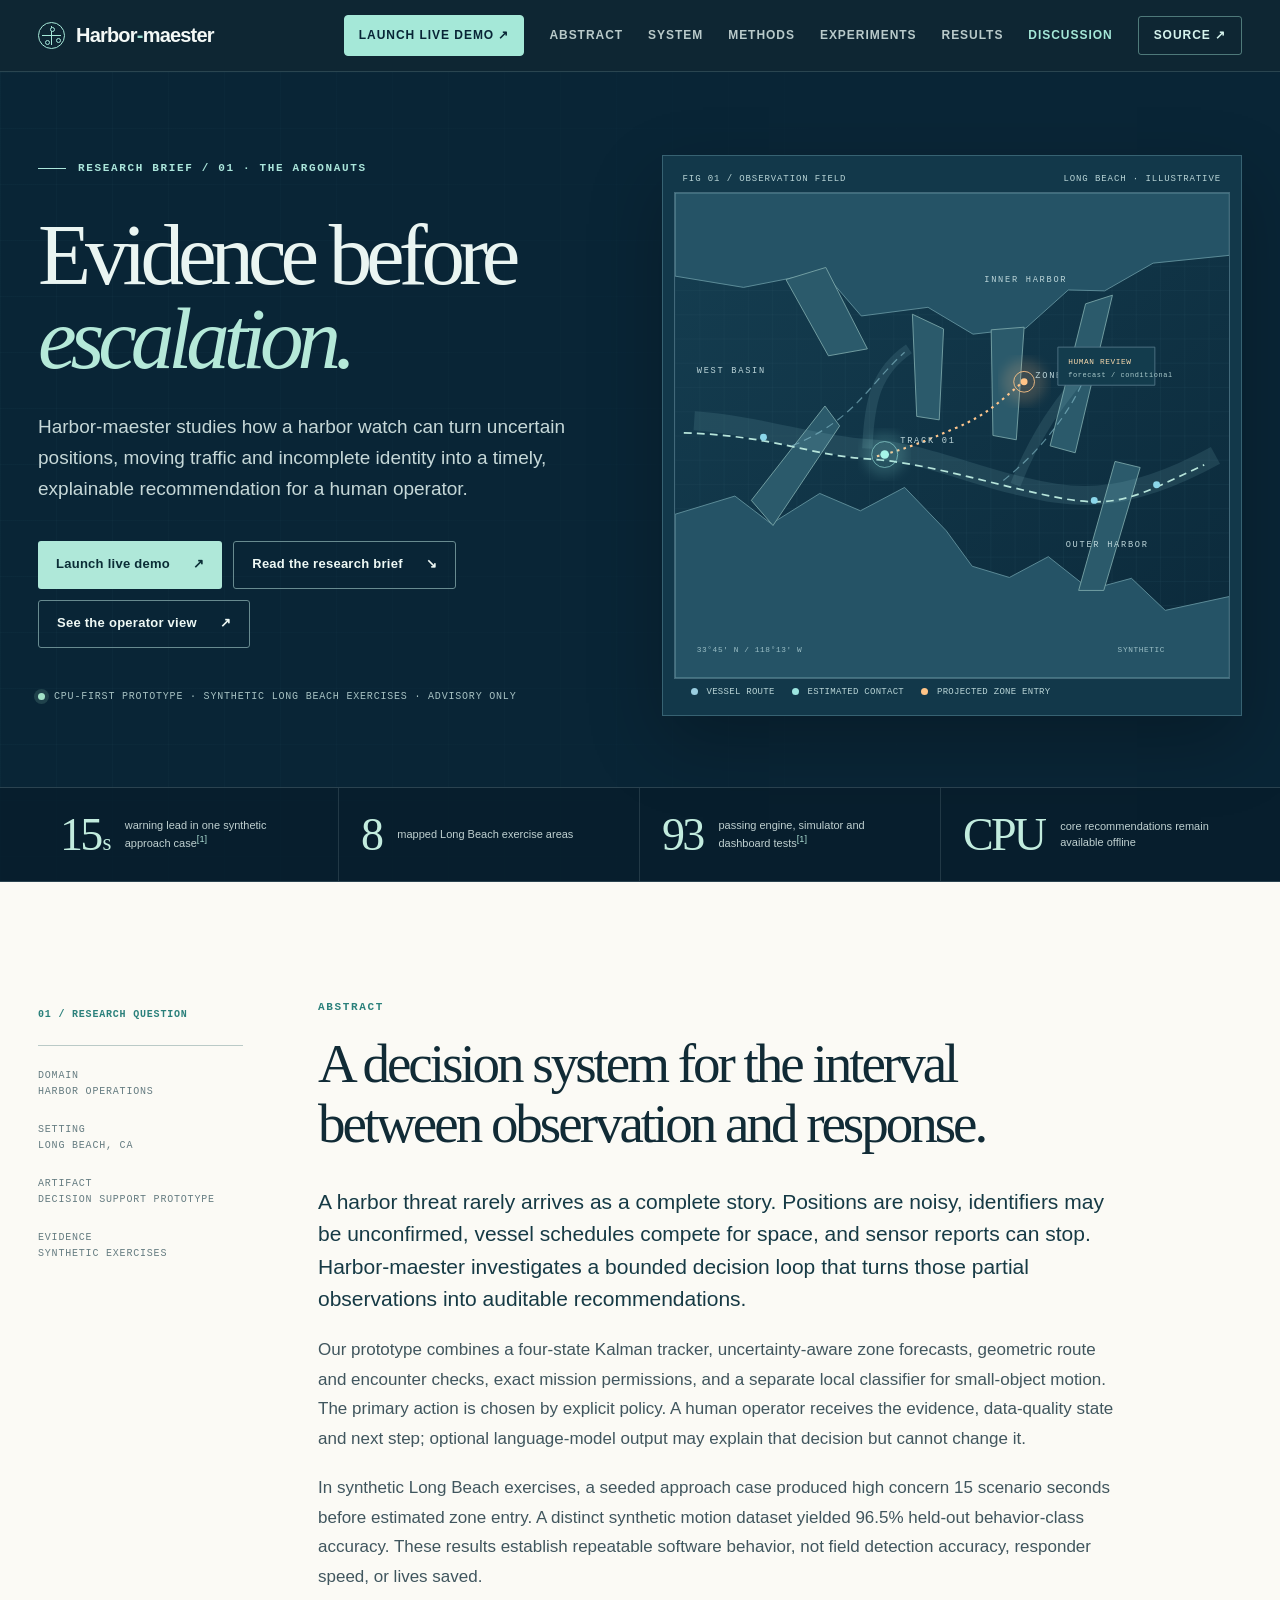
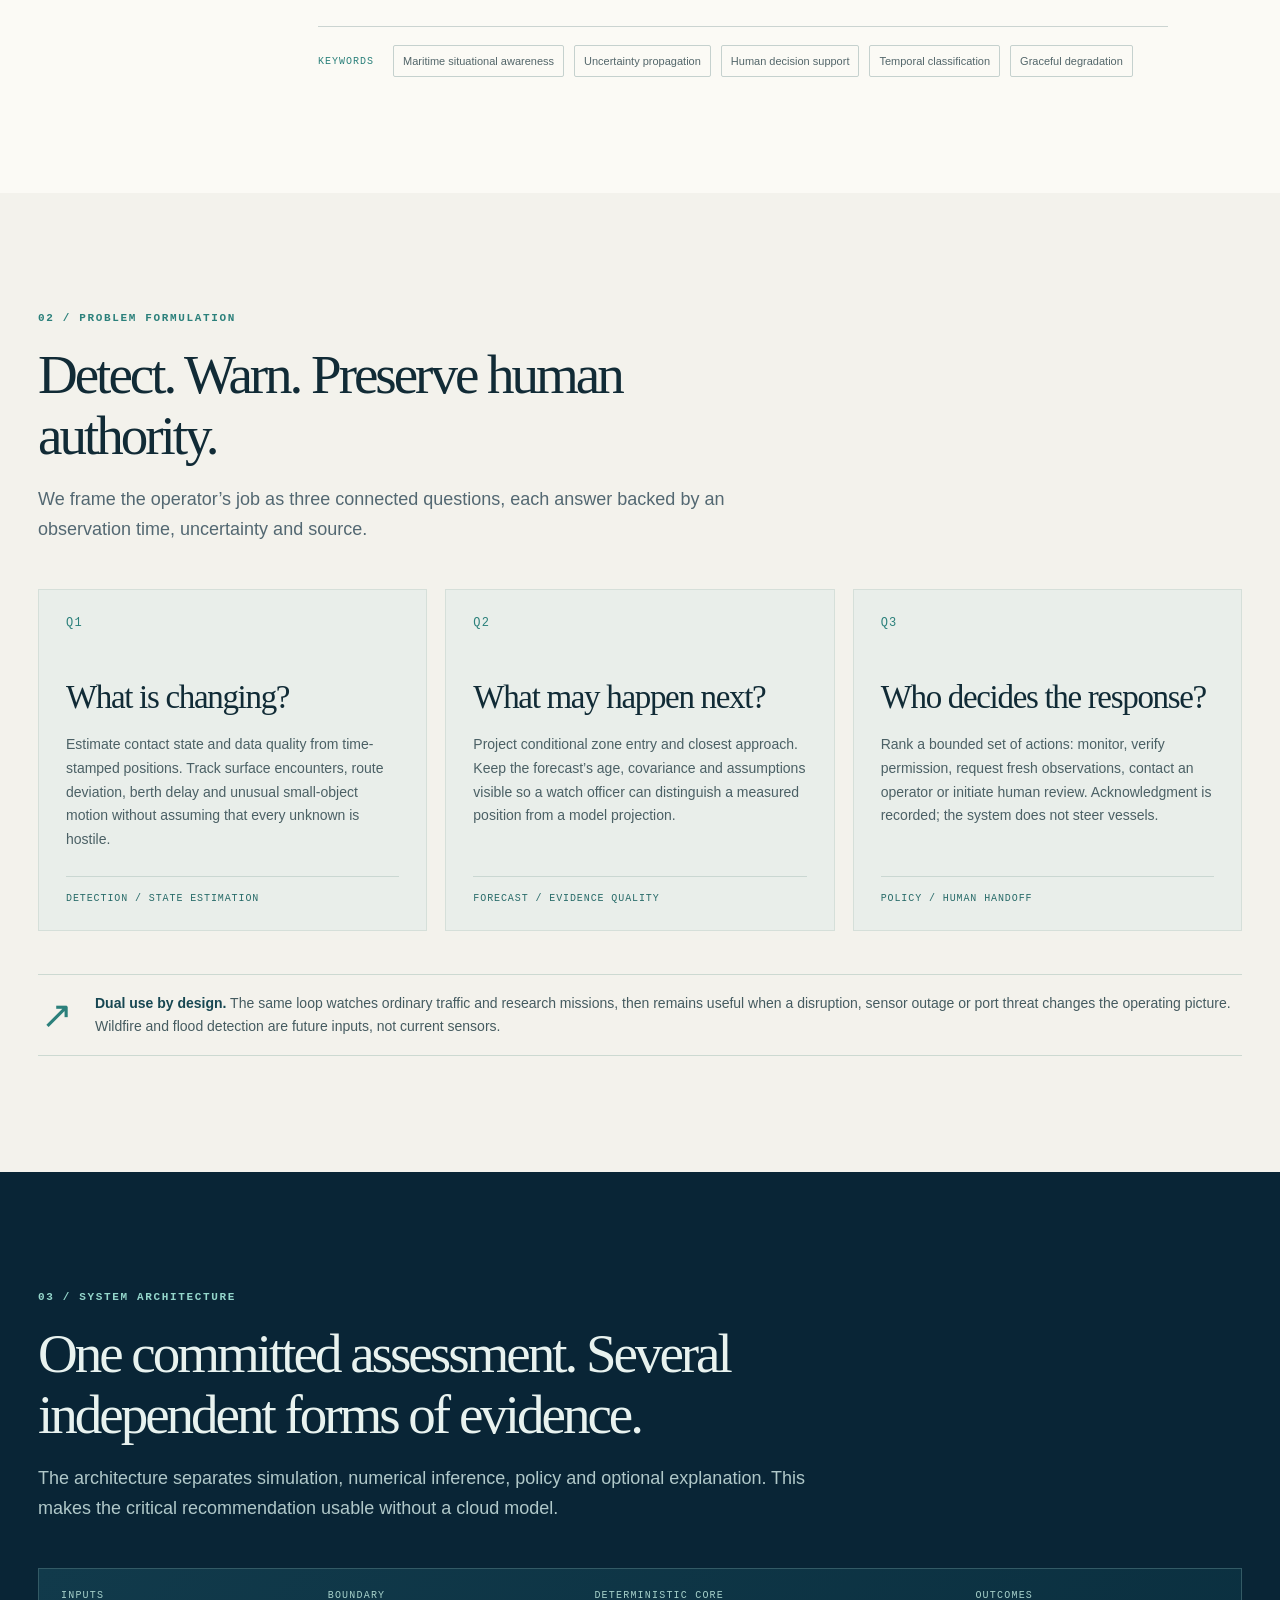
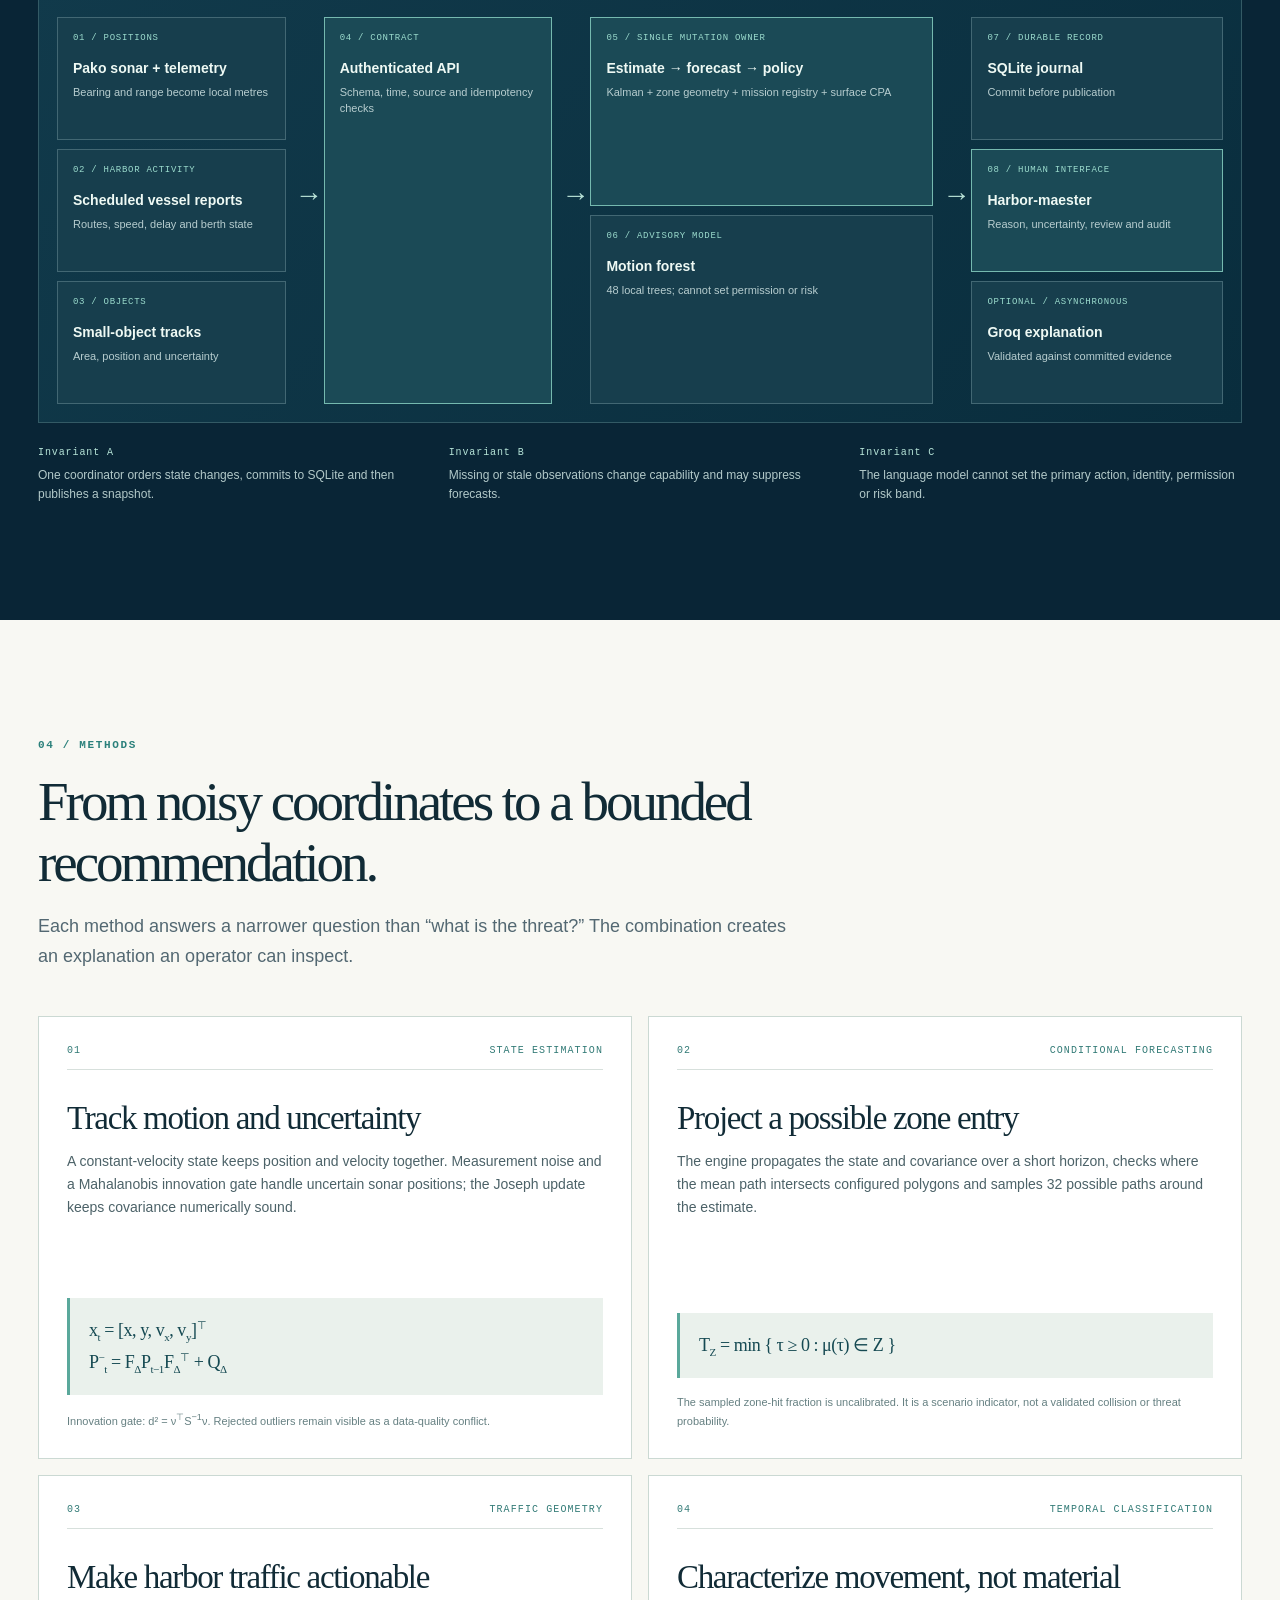
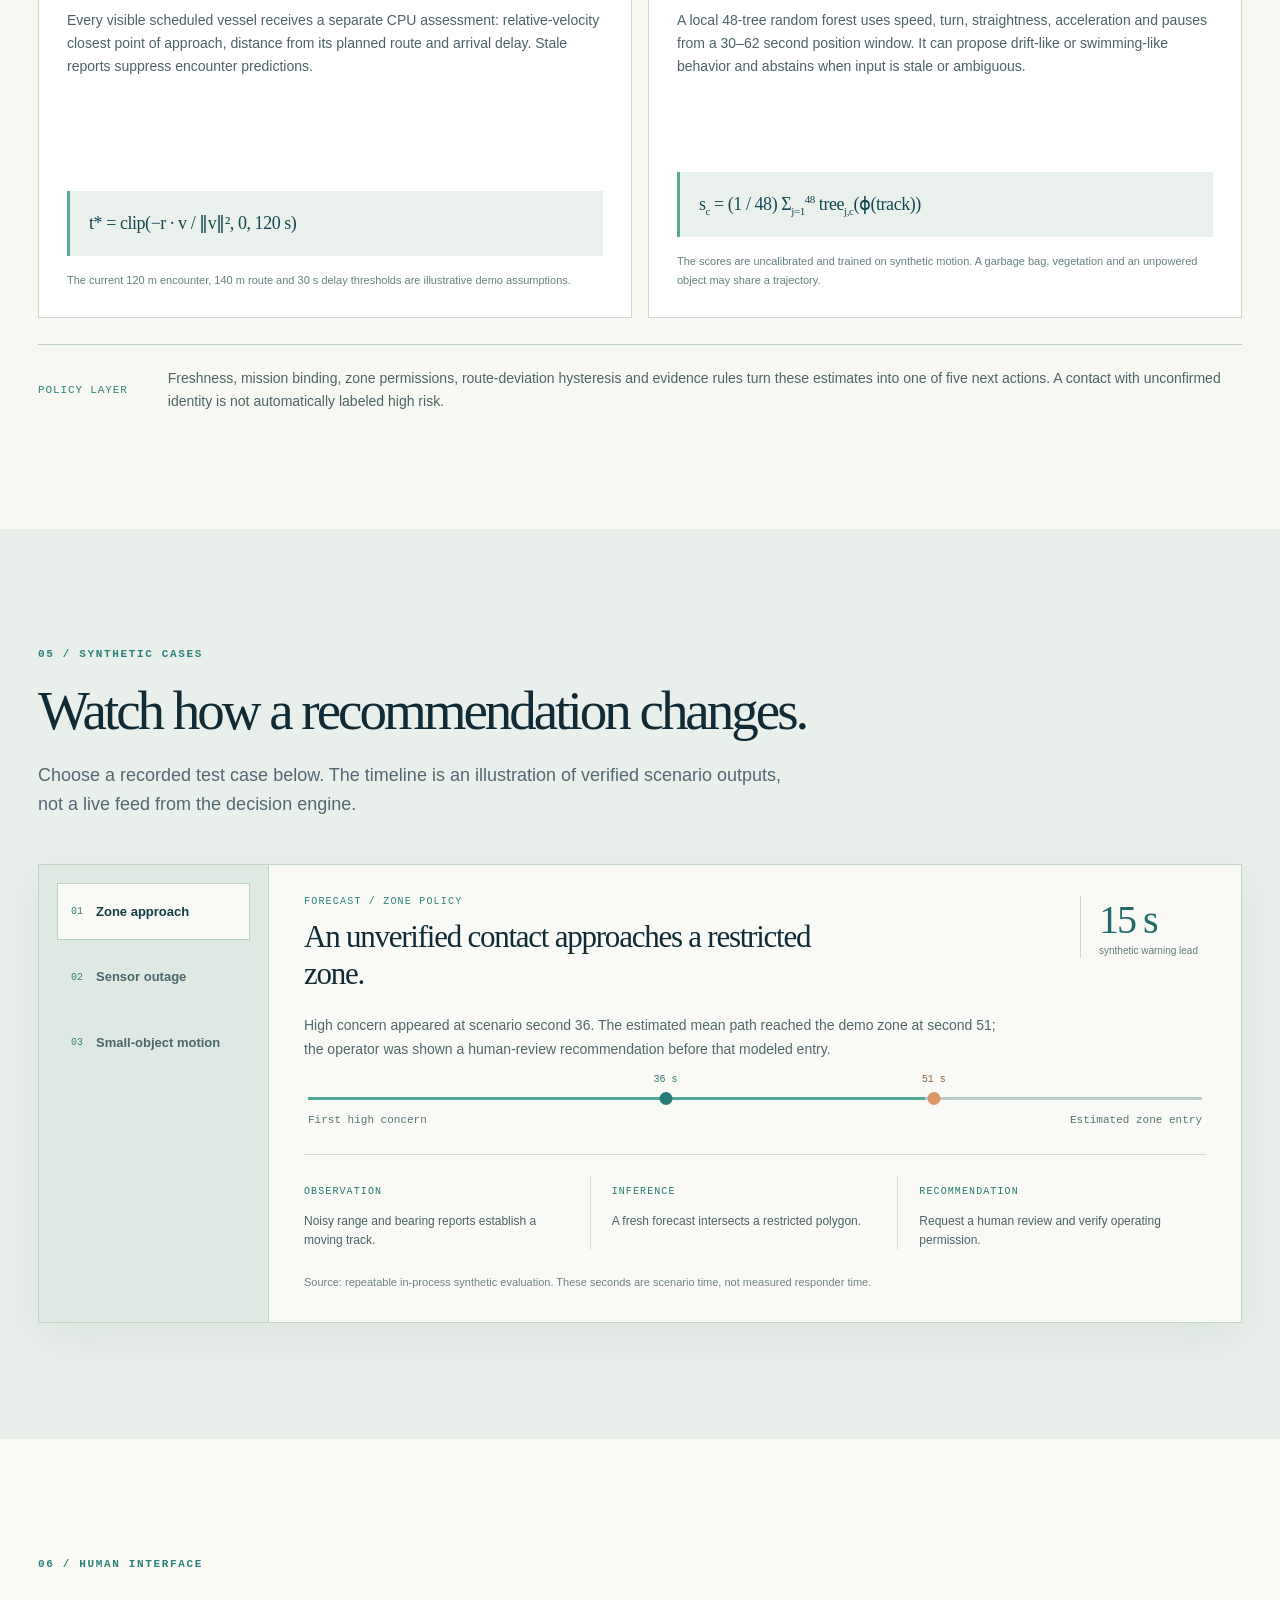
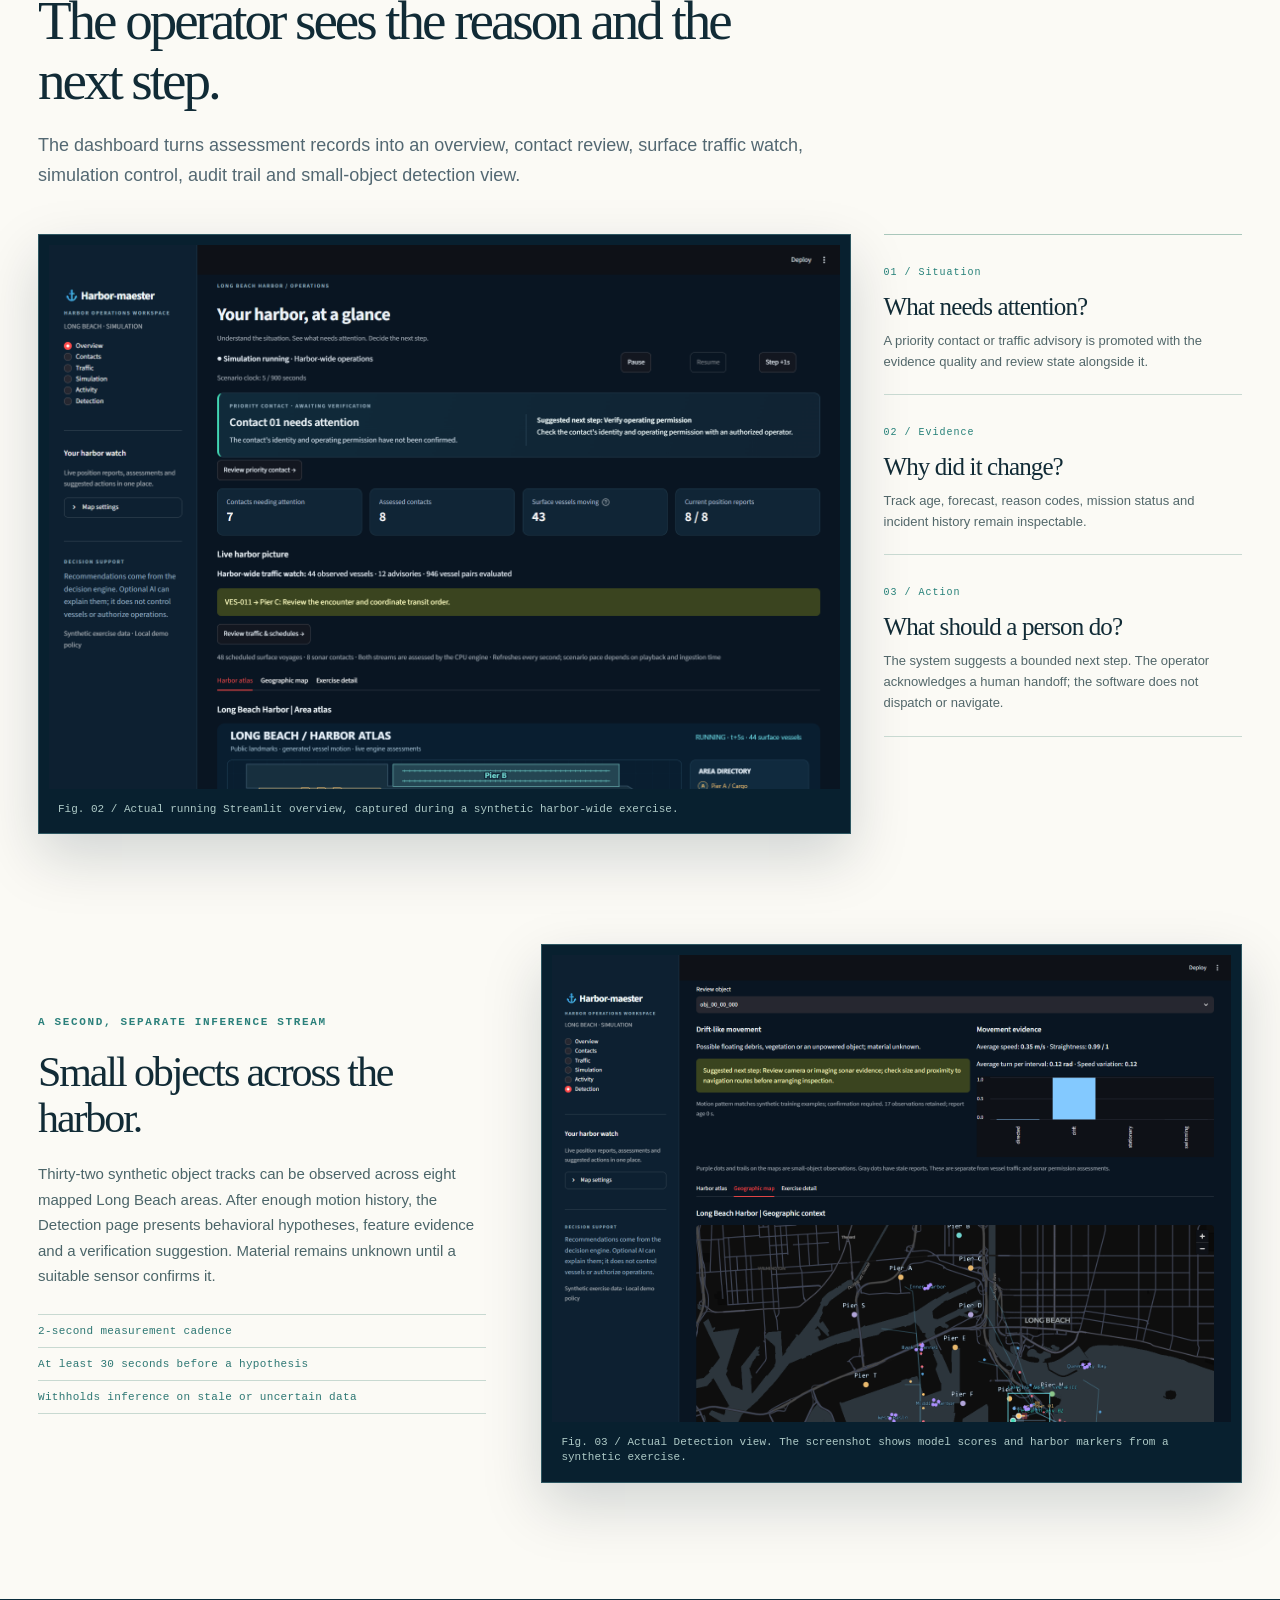
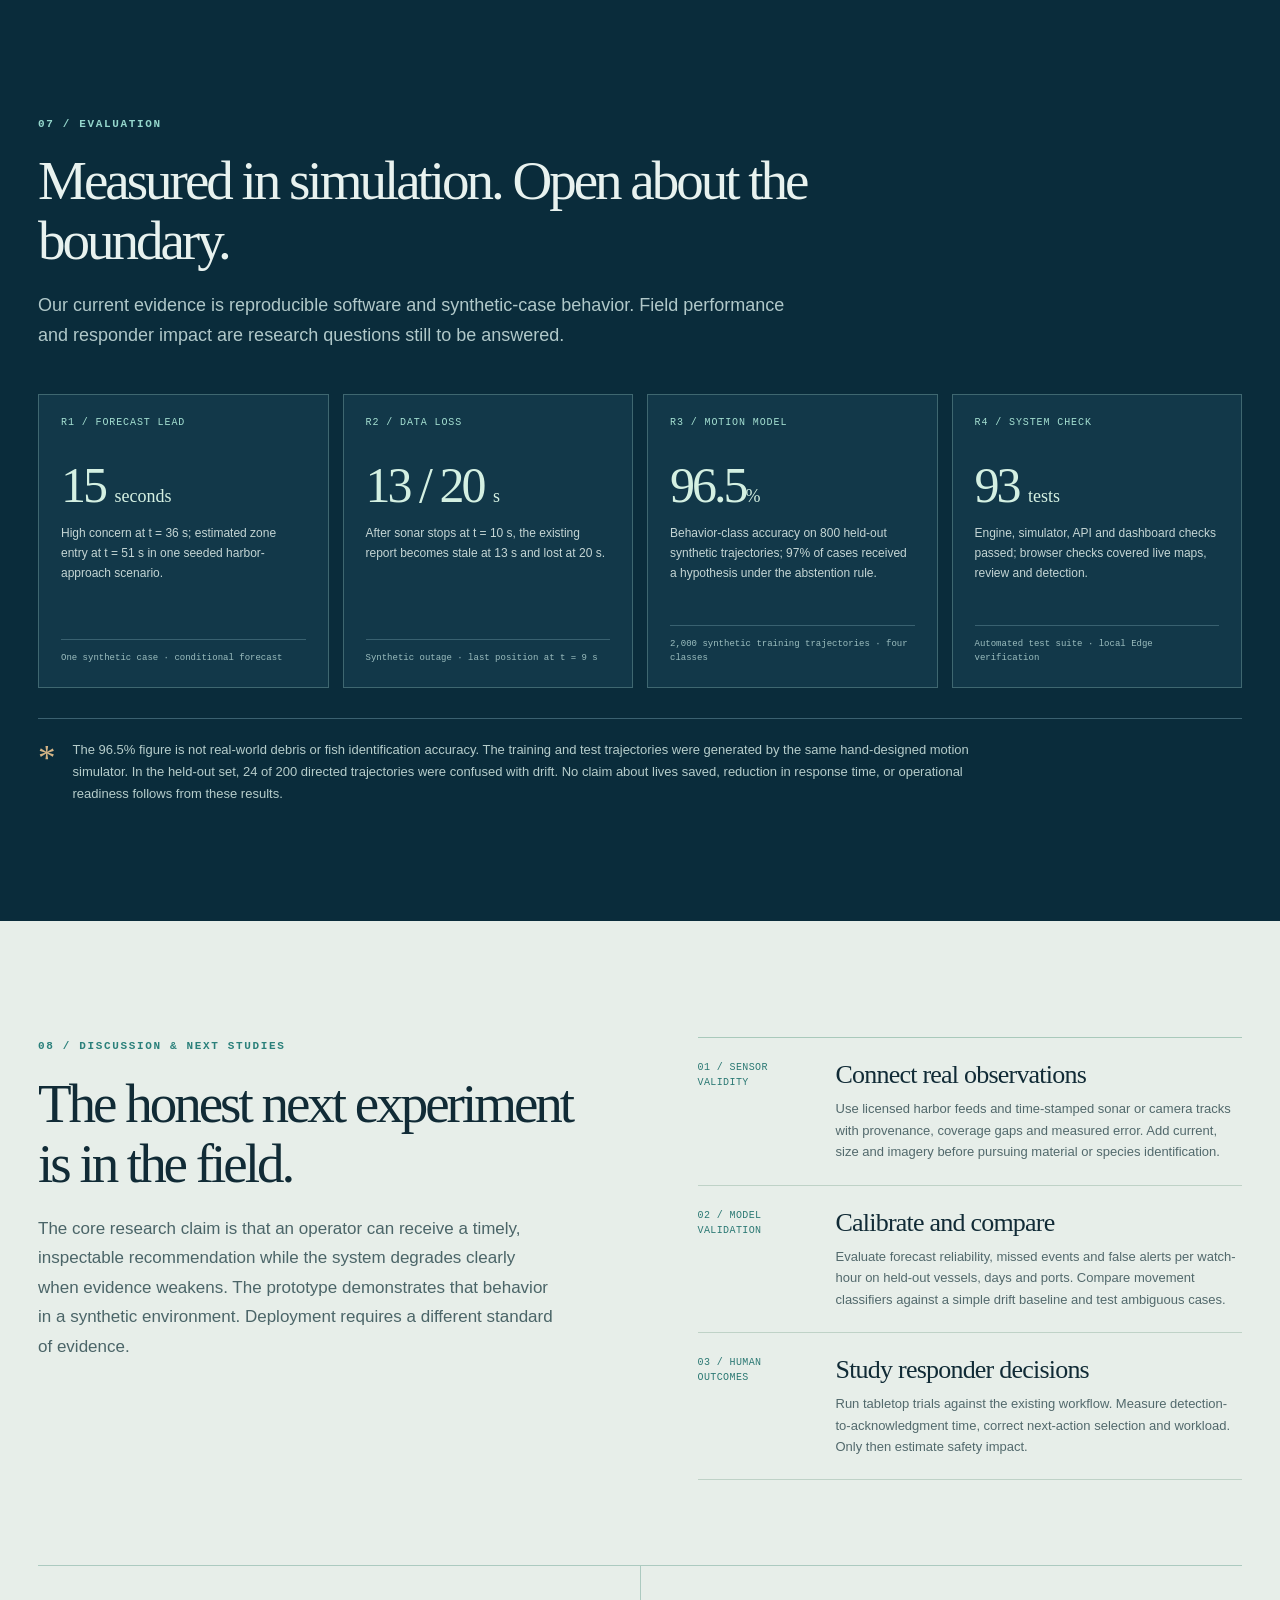
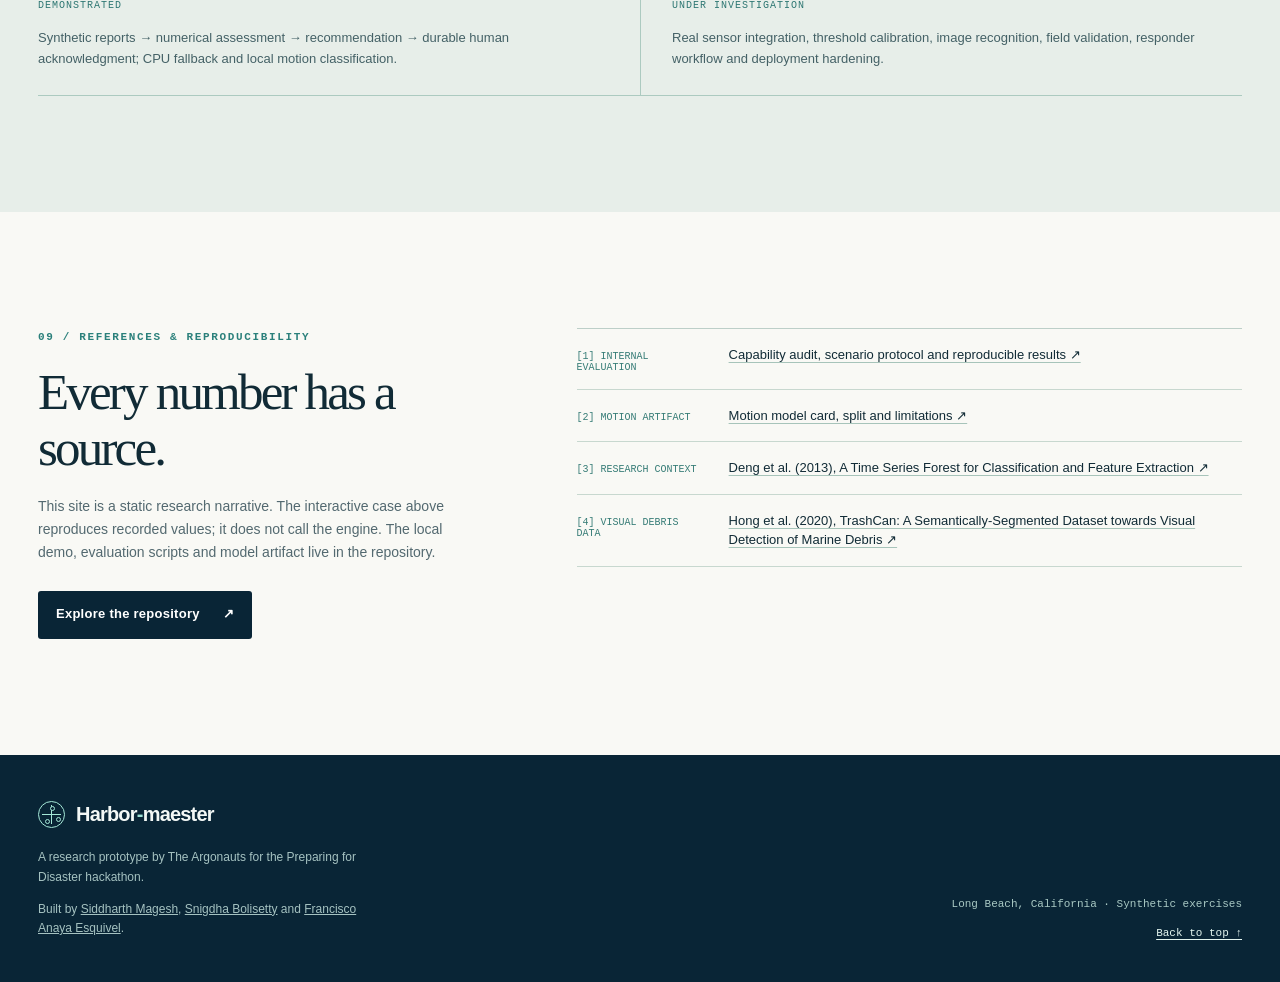
<file: project-website/index.html>
<!doctype html>
<html lang="en">
<head>
  <meta charset="utf-8">
  <meta name="viewport" content="width=device-width, initial-scale=1">
  <meta name="theme-color" content="#092536">
  <meta name="description" content="Harbor-maester is a research prototype for evidence-aware harbor decision support: probabilistic tracking, geometric forecasting, local motion classification, and human review.">
  <meta property="og:type" content="website">
  <meta property="og:title" content="Harbor-maester — Evidence before escalation">
  <meta property="og:description" content="A technical research brief on CPU-first harbor decision support and its synthetic evaluation.">
  <title>Harbor-maester — Evidence before escalation</title>
  <link rel="icon" href="favicon.svg" type="image/svg+xml">
  <link rel="stylesheet" href="style.css">
  <script src="app.js" defer></script>
</head>
<body>
  <a class="skip-link" href="#main">Skip to article</a>
  <nav class="topbar" aria-label="Primary navigation">
    <div class="topbar-inner">
      <a class="brand" href="#top" aria-label="Harbor-maester, back to top">
        <span class="brand-mark" aria-hidden="true"><span></span><span></span><span></span></span>
        <span>Harbor<span class="brand-dash">-</span>maester</span>
      </a>
      <button class="menu-toggle" type="button" aria-controls="nav-links" aria-expanded="false" aria-label="Open navigation">
        <span></span><span></span><span></span>
      </button>
      <div class="nav-links" id="nav-links">
        <a class="nav-demo" href="https://harbor-maester.onrender.com/" target="_blank" rel="noopener noreferrer">Launch live demo <span aria-hidden="true">&#8599;</span></a>
        <a href="#abstract">Abstract</a>
        <a href="#system">System</a>
        <a href="#methods">Methods</a>
        <a href="#experiments">Experiments</a>
        <a href="#results">Results</a>
        <a href="#discussion">Discussion</a>
        <a class="nav-source" href="https://github.com/enlightenedscholar777-dev/The-Argonauts-Hackathon" target="_blank" rel="noopener noreferrer">Source ↗</a>
      </div>
    </div>
  </nav>

  <header class="hero" id="top">
    <div class="hero-grid" aria-hidden="true"></div>
    <div class="hero-inner">
      <div class="hero-copy">
        <div class="eyebrow eyebrow-light"><span class="eyebrow-rule"></span> Research brief / 01 · The Argonauts</div>
        <h1>Evidence before <em>escalation.</em></h1>
        <p class="hero-lede">Harbor-maester studies how a harbor watch can turn uncertain positions, moving traffic and incomplete identity into a timely, explainable recommendation for a human operator.</p>
        <div class="hero-actions">
          <a class="button button-accent" href="https://harbor-maester.onrender.com/" target="_blank" rel="noopener noreferrer">Launch live demo <span aria-hidden="true">&#8599;</span></a>
          <a class="button button-outline" href="#abstract">Read the research brief <span aria-hidden="true">↘</span></a>
          <a class="button button-outline" href="#interface">See the operator view <span aria-hidden="true">↗</span></a>
        </div>
        <p class="hero-footnote"><span class="live-dot" aria-hidden="true"></span> CPU-first prototype · Synthetic Long Beach exercises · Advisory only</p>
      </div>
      <div class="hero-figure">
        <div class="figure-top"><span>FIG 01 / OBSERVATION FIELD</span><span>LONG BEACH · ILLUSTRATIVE</span></div>
        <svg class="harbor-drawing" viewBox="0 0 640 560" role="img" aria-labelledby="hero-map-title hero-map-desc">
          <title id="hero-map-title">Illustrative harbor observation field</title>
          <desc id="hero-map-desc">Waterway outlines, vessel routes, one forecast track, and a human review marker. This is a conceptual diagram, not a navigation chart.</desc>
          <defs>
            <pattern id="map-grid" width="28" height="28" patternUnits="userSpaceOnUse"><path d="M28 0H0V28" fill="none" stroke="#255164" stroke-width=".7" opacity=".55"/></pattern>
            <linearGradient id="sea" x1="0" y1="0" x2="1" y2="1"><stop stop-color="#153e51"/><stop offset="1" stop-color="#0b293a"/></linearGradient>
            <filter id="dot-glow"><feGaussianBlur stdDeviation="7"/></filter>
          </defs>
          <rect width="640" height="560" fill="url(#sea)"/><rect width="640" height="560" fill="url(#map-grid)"/>
          <path class="land" d="M0 0H640V72L552 81L496 113L454 112L405 156L344 163L292 132L215 142L171 91L79 109L0 96Z"/>
          <path class="land" d="M0 560V371L69 350L111 382L167 347L214 367L265 340L313 390L343 431L386 444L431 420L479 458L527 445L566 482L640 466V560Z"/>
          <path class="pier" d="M128 100L177 188L222 180L174 86Z"/><path class="pier" d="M274 140L279 258L305 262L310 157Z"/>
          <path class="pier" d="M365 158L367 280L394 285L403 155Z"/><path class="pier" d="M474 128L433 292L462 300L505 118Z"/>
          <path class="pier" d="M88 355L173 246L190 269L113 384Z"/><path class="pier" d="M466 459L508 310L537 317L495 459Z"/>
          <path class="channel" d="M22 263C96 268 163 292 221 295S335 323 393 337S509 366 624 303"/>
          <path class="channel channel-secondary" d="M222 295C224 240 232 206 270 180M393 337C415 281 444 238 487 191"/>
          <path class="route" d="M10 277C112 280 156 303 222 307S364 336 438 351S533 350 611 314"/>
          <path class="route route-alt" d="M135 292C208 262 226 218 265 184M379 332C416 303 457 255 474 210"/>
          <path class="forecast" d="M233 304C263 297 290 286 325 271S375 241 404 216"/>
          <circle cx="242" cy="302" r="25" fill="#91e4de" opacity=".17" filter="url(#dot-glow)"/><circle cx="242" cy="302" r="15" fill="none" stroke="#9ce5df" opacity=".7"/><circle cx="242" cy="302" r="5" fill="#a5f4e8"/>
          <circle cx="403" cy="218" r="25" fill="#ffbb83" opacity=".18" filter="url(#dot-glow)"/><circle cx="403" cy="218" r="12" fill="none" stroke="#ffc487"/><circle cx="403" cy="218" r="4" fill="#ffc487"/>
          <circle cx="102" cy="282" r="4" fill="#8bd6ea"/><circle cx="484" cy="355" r="4" fill="#8bd6ea"/><circle cx="556" cy="337" r="4" fill="#8bd6ea"/>
          <g class="map-label"><text x="25" y="208">WEST BASIN</text><text x="357" y="103">INNER HARBOR</text><text x="451" y="409">OUTER HARBOR</text><text x="260" y="289">TRACK 01</text><text x="416" y="214">ZONE ENTRY</text></g>
          <path d="M442 178h112v44H442z" fill="#133c4d" stroke="#547889"/><text x="454" y="197" class="map-pill">HUMAN REVIEW</text><text x="454" y="213" class="map-pill map-pill-small">forecast / conditional</text>
          <text x="25" y="530" class="map-coordinate">33°45′ N  /  118°13′ W</text><text x="511" y="530" class="map-coordinate">SYNTHETIC</text>
        </svg>
        <div class="figure-bottom"><span class="legend-dot legend-cyan"></span> Vessel route <span class="legend-dot legend-teal"></span> Estimated contact <span class="legend-dot legend-orange"></span> Projected zone entry</div>
      </div>
    </div>
    <div class="hero-measures" aria-label="Prototype scope and synthetic results">
      <div><strong>15<span>s</span></strong><span>warning lead in one synthetic approach case<sup><a href="#ref-internal">[1]</a></sup></span></div>
      <div><strong>8</strong><span>mapped Long Beach exercise areas</span></div>
      <div><strong>93</strong><span>passing engine, simulator and dashboard tests<sup><a href="#ref-internal">[1]</a></sup></span></div>
      <div><strong>CPU</strong><span>core recommendations remain available offline</span></div>
    </div>
  </header>

  <main id="main">
    <section class="section paper-opening" id="abstract" aria-labelledby="abstract-title">
      <div class="wrap paper-grid">
        <aside class="paper-margin"><span class="margin-index">01 / RESEARCH QUESTION</span><span class="margin-line"></span><span>Domain<br>Harbor operations</span><span>Setting<br>Long Beach, CA</span><span>Artifact<br>Decision support prototype</span><span>Evidence<br>Synthetic exercises</span></aside>
        <div class="paper-body">
          <p class="kicker">Abstract</p>
          <h2 id="abstract-title">A decision system for the interval between observation and response.</h2>
          <p class="abstract-lead">A harbor threat rarely arrives as a complete story. Positions are noisy, identifiers may be unconfirmed, vessel schedules compete for space, and sensor reports can stop. Harbor-maester investigates a bounded decision loop that turns those partial observations into auditable recommendations.</p>
          <p>Our prototype combines a four-state Kalman tracker, uncertainty-aware zone forecasts, geometric route and encounter checks, exact mission permissions, and a separate local classifier for small-object motion. The primary action is chosen by explicit policy. A human operator receives the evidence, data-quality state and next step; optional language-model output may explain that decision but cannot change it.</p>
          <p>In synthetic Long Beach exercises, a seeded approach case produced high concern 15 scenario seconds before estimated zone entry. A distinct synthetic motion dataset yielded 96.5% held-out behavior-class accuracy. These results establish repeatable software behavior, not field detection accuracy, responder speed, or lives saved.</p>
          <div class="keywords"><strong>Keywords</strong><span>Maritime situational awareness</span><span>Uncertainty propagation</span><span>Human decision support</span><span>Temporal classification</span><span>Graceful degradation</span></div>
        </div>
      </div>
    </section>

    <section class="section problem-section" id="question" aria-labelledby="question-title">
      <div class="wrap">
        <div class="section-head"><p class="kicker">02 / Problem formulation</p><h2 id="question-title">Detect. Warn. Preserve human authority.</h2><p>We frame the operator’s job as three connected questions, each answer backed by an observation time, uncertainty and source.</p></div>
        <div class="question-grid">
          <article class="question-card"><span class="card-number">Q1</span><h3>What is changing?</h3><p>Estimate contact state and data quality from time-stamped positions. Track surface encounters, route deviation, berth delay and unusual small-object motion without assuming that every unknown is hostile.</p><span class="card-footer">Detection / state estimation</span></article>
          <article class="question-card"><span class="card-number">Q2</span><h3>What may happen next?</h3><p>Project conditional zone entry and closest approach. Keep the forecast’s age, covariance and assumptions visible so a watch officer can distinguish a measured position from a model projection.</p><span class="card-footer">Forecast / evidence quality</span></article>
          <article class="question-card"><span class="card-number">Q3</span><h3>Who decides the response?</h3><p>Rank a bounded set of actions: monitor, verify permission, request fresh observations, contact an operator or initiate human review. Acknowledgment is recorded; the system does not steer vessels.</p><span class="card-footer">Policy / human handoff</span></article>
        </div>
        <div class="scope-line"><span class="scope-icon" aria-hidden="true">↗</span><p><strong>Dual use by design.</strong> The same loop watches ordinary traffic and research missions, then remains useful when a disruption, sensor outage or port threat changes the operating picture. Wildfire and flood detection are future inputs, not current sensors.</p></div>
      </div>
    </section>

    <section class="section system-section" id="system" aria-labelledby="system-title">
      <div class="wrap">
        <div class="section-head section-head-dark"><p class="kicker">03 / System architecture</p><h2 id="system-title">One committed assessment. Several independent forms of evidence.</h2><p>The architecture separates simulation, numerical inference, policy and optional explanation. This makes the critical recommendation usable without a cloud model.</p></div>
        <div class="system-diagram" role="img" aria-label="Synthetic sensors feed authenticated API events to a single coordinator. The coordinator runs tracking, forecasting and policy, commits results to SQLite, and publishes a dashboard snapshot. A separate motion classifier and optional language model add advisory context.">
          <div class="diagram-column"><span class="diagram-label">INPUTS</span><div class="diagram-node"><span>01 / Positions</span><strong>Pako sonar + telemetry</strong><small>Bearing and range become local metres</small></div><div class="diagram-node"><span>02 / Harbor activity</span><strong>Scheduled vessel reports</strong><small>Routes, speed, delay and berth state</small></div><div class="diagram-node"><span>03 / Objects</span><strong>Small-object tracks</strong><small>Area, position and uncertainty</small></div></div>
          <div class="diagram-arrow" aria-hidden="true">→</div>
          <div class="diagram-column"><span class="diagram-label">BOUNDARY</span><div class="diagram-node diagram-node-accent"><span>04 / Contract</span><strong>Authenticated API</strong><small>Schema, time, source and idempotency checks</small></div></div>
          <div class="diagram-arrow" aria-hidden="true">→</div>
          <div class="diagram-column diagram-wide"><span class="diagram-label">DETERMINISTIC CORE</span><div class="diagram-node diagram-node-accent"><span>05 / Single mutation owner</span><strong>Estimate → forecast → policy</strong><small>Kalman + zone geometry + mission registry + surface CPA</small></div><div class="diagram-node"><span>06 / Advisory model</span><strong>Motion forest</strong><small>48 local trees; cannot set permission or risk</small></div></div>
          <div class="diagram-arrow" aria-hidden="true">→</div>
          <div class="diagram-column"><span class="diagram-label">OUTCOMES</span><div class="diagram-node"><span>07 / Durable record</span><strong>SQLite journal</strong><small>Commit before publication</small></div><div class="diagram-node diagram-node-accent"><span>08 / Human interface</span><strong>Harbor-maester</strong><small>Reason, uncertainty, review and audit</small></div><div class="diagram-node"><span>Optional / Asynchronous</span><strong>Groq explanation</strong><small>Validated against committed evidence</small></div></div>
        </div>
        <div class="system-notes"><p><span>Invariant A</span> One coordinator orders state changes, commits to SQLite and then publishes a snapshot.</p><p><span>Invariant B</span> Missing or stale observations change capability and may suppress forecasts.</p><p><span>Invariant C</span> The language model cannot set the primary action, identity, permission or risk band.</p></div>
      </div>
    </section>

    <section class="section method-section" id="methods" aria-labelledby="methods-title">
      <div class="wrap">
        <div class="section-head"><p class="kicker">04 / Methods</p><h2 id="methods-title">From noisy coordinates to a bounded recommendation.</h2><p>Each method answers a narrower question than “what is the threat?” The combination creates an explanation an operator can inspect.</p></div>
        <div class="method-grid">
          <article class="method-card"><div class="method-label"><span>01</span><span>STATE ESTIMATION</span></div><h3>Track motion and uncertainty</h3><p>A constant-velocity state keeps position and velocity together. Measurement noise and a Mahalanobis innovation gate handle uncertain sonar positions; the Joseph update keeps covariance numerically sound.</p><div class="equation" aria-label="State vector x equals x, y, velocity x, velocity y. Predicted covariance equals F P F transpose plus Q."><span class="eq-symbol">x</span><sub>t</sub> = [x, y, v<sub>x</sub>, v<sub>y</sub>]<sup>⊤</sup><br>P<sup>−</sup><sub>t</sub> = F<sub>Δ</sub>P<sub>t−1</sub>F<sub>Δ</sub><sup>⊤</sup> + Q<sub>Δ</sub></div><p class="method-annotation">Innovation gate: d² = ν<sup>⊤</sup>S<sup>−1</sup>ν. Rejected outliers remain visible as a data-quality conflict.</p></article>
          <article class="method-card"><div class="method-label"><span>02</span><span>CONDITIONAL FORECASTING</span></div><h3>Project a possible zone entry</h3><p>The engine propagates the state and covariance over a short horizon, checks where the mean path intersects configured polygons and samples 32 possible paths around the estimate.</p><div class="equation" aria-label="Entry time is the earliest future time when the forecast path intersects a zone.">T<sub>Z</sub> = min { τ ≥ 0 : μ(τ) ∈ Z }</div><p class="method-annotation">The sampled zone-hit fraction is uncalibrated. It is a scenario indicator, not a validated collision or threat probability.</p></article>
          <article class="method-card"><div class="method-label"><span>03</span><span>TRAFFIC GEOMETRY</span></div><h3>Make harbor traffic actionable</h3><p>Every visible scheduled vessel receives a separate CPU assessment: relative-velocity closest point of approach, distance from its planned route and arrival delay. Stale reports suppress encounter predictions.</p><div class="equation" aria-label="Closest approach time is the clipped negative dot product of relative position and relative velocity divided by squared relative speed.">t* = clip(−r · v / ‖v‖², 0, 120 s)</div><p class="method-annotation">The current 120 m encounter, 140 m route and 30 s delay thresholds are illustrative demo assumptions.</p></article>
          <article class="method-card"><div class="method-label"><span>04</span><span>TEMPORAL CLASSIFICATION</span></div><h3>Characterize movement, not material</h3><p>A local 48-tree random forest uses speed, turn, straightness, acceleration and pauses from a 30–62 second position window. It can propose drift-like or swimming-like behavior and abstains when input is stale or ambiguous.</p><div class="equation" aria-label="Behavior score is the average class output across 48 trees.">s<sub>c</sub> = (1 / 48) Σ<sub>j=1</sub><sup>48</sup> tree<sub>j,c</sub>(ϕ(track))</div><p class="method-annotation">The scores are uncalibrated and trained on synthetic motion. A garbage bag, vegetation and an unpowered object may share a trajectory.</p></article>
        </div>
        <div class="method-bottom"><span>POLICY LAYER</span><p>Freshness, mission binding, zone permissions, route-deviation hysteresis and evidence rules turn these estimates into one of five next actions. A contact with unconfirmed identity is not automatically labeled high risk.</p></div>
      </div>
    </section>

    <section class="section experiment-section" id="experiments" aria-labelledby="experiments-title">
      <div class="wrap">
        <div class="section-head"><p class="kicker">05 / Synthetic cases</p><h2 id="experiments-title">Watch how a recommendation changes.</h2><p>Choose a recorded test case below. The timeline is an illustration of verified scenario outputs, not a live feed from the decision engine.</p></div>
        <div class="case-shell">
          <div class="case-tabs" role="group" aria-label="Choose a synthetic case">
            <button class="case-tab is-active" type="button" data-case="approach" aria-pressed="true"><span>01</span> Zone approach</button>
            <button class="case-tab" type="button" data-case="outage" aria-pressed="false"><span>02</span> Sensor outage</button>
            <button class="case-tab" type="button" data-case="motion" aria-pressed="false"><span>03</span> Small-object motion</button>
          </div>
          <div class="case-body" aria-live="polite">
            <div class="case-top"><div><p class="case-type" id="case-type">FORECAST / ZONE POLICY</p><h3 id="case-title">An unverified contact approaches a restricted zone.</h3></div><div class="case-clock"><strong id="case-number">15 s</strong><span id="case-number-label">synthetic warning lead</span></div></div>
            <p class="case-description" id="case-description">High concern appeared at scenario second 36. The estimated mean path reached the demo zone at second 51; the operator was shown a human-review recommendation before that modeled entry.</p>
            <div class="timeline" aria-hidden="true"><div class="timeline-track"><div class="timeline-fill" id="timeline-fill"></div><div class="timeline-marker marker-a" id="marker-a"><span id="marker-a-time">36 s</span></div><div class="timeline-marker marker-b" id="marker-b"><span id="marker-b-time">51 s</span></div></div><div class="timeline-labels"><span id="timeline-start">First high concern</span><span id="timeline-end">Estimated zone entry</span></div></div>
            <div class="case-evidence"><div><span>OBSERVATION</span><p id="case-observation">Noisy range and bearing reports establish a moving track.</p></div><div><span>INFERENCE</span><p id="case-inference">A fresh forecast intersects a restricted polygon.</p></div><div><span>RECOMMENDATION</span><p id="case-action">Request a human review and verify operating permission.</p></div></div>
            <p class="case-caption" id="case-caption">Source: repeatable in-process synthetic evaluation. These seconds are scenario time, not measured responder time.</p>
          </div>
        </div>
      </div>
    </section>

    <section class="section interface-section" id="interface" aria-labelledby="interface-title">
      <div class="wrap">
        <div class="section-head"><p class="kicker">06 / Human interface</p><h2 id="interface-title">The operator sees the reason and the next step.</h2><p>The dashboard turns assessment records into an overview, contact review, surface traffic watch, simulation control, audit trail and small-object detection view.</p></div>
        <div class="interface-layout"><figure class="product-frame"><img src="assets/operator-overview.png" width="1600" height="1100" loading="lazy" alt="Harbor-maester operator overview showing a priority contact, suggested verification, surface traffic watch and harbor atlas"><figcaption>Fig. 02 / Actual running Streamlit overview, captured during a synthetic harbor-wide exercise.</figcaption></figure><div class="interface-aside"><div class="interface-point"><span>01 / Situation</span><h3>What needs attention?</h3><p>A priority contact or traffic advisory is promoted with the evidence quality and review state alongside it.</p></div><div class="interface-point"><span>02 / Evidence</span><h3>Why did it change?</h3><p>Track age, forecast, reason codes, mission status and incident history remain inspectable.</p></div><div class="interface-point"><span>03 / Action</span><h3>What should a person do?</h3><p>The system suggests a bounded next step. The operator acknowledges a human handoff; the software does not dispatch or navigate.</p></div></div></div>
        <div class="interface-detail"><div class="detail-copy"><p class="kicker">A second, separate inference stream</p><h3>Small objects across the harbor.</h3><p>Thirty-two synthetic object tracks can be observed across eight mapped Long Beach areas. After enough motion history, the Detection page presents behavioral hypotheses, feature evidence and a verification suggestion. Material remains unknown until a suitable sensor confirms it.</p><ul><li>2-second measurement cadence</li><li>At least 30 seconds before a hypothesis</li><li>Withholds inference on stale or uncertain data</li></ul></div><figure class="product-frame product-frame-detail"><img src="assets/detection-map.png" width="1600" height="1100" loading="lazy" alt="Detection view with drift-like movement evidence and purple object observations on the Long Beach geographic map"><figcaption>Fig. 03 / Actual Detection view. The screenshot shows model scores and harbor markers from a synthetic exercise.</figcaption></figure></div>
      </div>
    </section>

    <section class="section results-section" id="results" aria-labelledby="results-title">
      <div class="wrap">
        <div class="section-head section-head-dark"><p class="kicker">07 / Evaluation</p><h2 id="results-title">Measured in simulation. Open about the boundary.</h2><p>Our current evidence is reproducible software and synthetic-case behavior. Field performance and responder impact are research questions still to be answered.</p></div>
        <div class="results-grid">
          <div class="result-card"><span class="result-id">R1 / FORECAST LEAD</span><strong>15 <small>seconds</small></strong><p>High concern at t = 36 s; estimated zone entry at t = 51 s in one seeded harbor-approach scenario.</p><span class="result-source">One synthetic case · conditional forecast</span></div>
          <div class="result-card"><span class="result-id">R2 / DATA LOSS</span><strong>13 / 20 <small>s</small></strong><p>After sonar stops at t = 10 s, the existing report becomes stale at 13 s and lost at 20 s.</p><span class="result-source">Synthetic outage · last position at t = 9 s</span></div>
          <div class="result-card"><span class="result-id">R3 / MOTION MODEL</span><strong>96.5<small>%</small></strong><p>Behavior-class accuracy on 800 held-out synthetic trajectories; 97% of cases received a hypothesis under the abstention rule.</p><span class="result-source">2,000 synthetic training trajectories · four classes</span></div>
          <div class="result-card"><span class="result-id">R4 / SYSTEM CHECK</span><strong>93 <small>tests</small></strong><p>Engine, simulator, API and dashboard checks passed; browser checks covered live maps, review and detection.</p><span class="result-source">Automated test suite · local Edge verification</span></div>
        </div>
        <div class="result-footnote"><span aria-hidden="true">*</span><p>The 96.5% figure is not real-world debris or fish identification accuracy. The training and test trajectories were generated by the same hand-designed motion simulator. In the held-out set, 24 of 200 directed trajectories were confused with drift. No claim about lives saved, reduction in response time, or operational readiness follows from these results.</p></div>
      </div>
    </section>

    <section class="section discussion-section" id="discussion" aria-labelledby="discussion-title">
      <div class="wrap discussion-grid"><div><p class="kicker">08 / Discussion & next studies</p><h2 id="discussion-title">The honest next experiment is in the field.</h2><p class="discussion-lead">The core research claim is that an operator can receive a timely, inspectable recommendation while the system degrades clearly when evidence weakens. The prototype demonstrates that behavior in a synthetic environment. Deployment requires a different standard of evidence.</p></div><div class="research-agenda"><article><span>01 / SENSOR VALIDITY</span><h3>Connect real observations</h3><p>Use licensed harbor feeds and time-stamped sonar or camera tracks with provenance, coverage gaps and measured error. Add current, size and imagery before pursuing material or species identification.</p></article><article><span>02 / MODEL VALIDATION</span><h3>Calibrate and compare</h3><p>Evaluate forecast reliability, missed events and false alerts per watch-hour on held-out vessels, days and ports. Compare movement classifiers against a simple drift baseline and test ambiguous cases.</p></article><article><span>03 / HUMAN OUTCOMES</span><h3>Study responder decisions</h3><p>Run tabletop trials against the existing workflow. Measure detection-to-acknowledgment time, correct next-action selection and workload. Only then estimate safety impact.</p></article></div></div>
      <div class="wrap status-matrix"><div><span>DEMONSTRATED</span><p>Synthetic reports → numerical assessment → recommendation → durable human acknowledgment; CPU fallback and local motion classification.</p></div><div><span>UNDER INVESTIGATION</span><p>Real sensor integration, threshold calibration, image recognition, field validation, responder workflow and deployment hardening.</p></div></div>
    </section>

    <section class="section references-section" id="references" aria-labelledby="references-title"><div class="wrap references-grid"><div><p class="kicker">09 / References & reproducibility</p><h2 id="references-title">Every number has a source.</h2><p>This site is a static research narrative. The interactive case above reproduces recorded values; it does not call the engine. The local demo, evaluation scripts and model artifact live in the repository.</p><a class="button button-dark" href="https://github.com/enlightenedscholar777-dev/The-Argonauts-Hackathon" target="_blank" rel="noopener noreferrer">Explore the repository <span aria-hidden="true">↗</span></a></div><ol class="reference-list"><li id="ref-internal"><span>[1] Internal evaluation</span><a href="https://github.com/enlightenedscholar777-dev/The-Argonauts-Hackathon/blob/v1-demo/docs/CAPABILITY_AUDIT.md" target="_blank" rel="noopener noreferrer">Capability audit, scenario protocol and reproducible results ↗</a></li><li><span>[2] Motion artifact</span><a href="https://github.com/enlightenedscholar777-dev/The-Argonauts-Hackathon/blob/v1-demo/docs/MOTION_DETECTION.md" target="_blank" rel="noopener noreferrer">Motion model card, split and limitations ↗</a></li><li><span>[3] Research context</span><a href="https://arxiv.org/abs/1302.2277" target="_blank" rel="noopener noreferrer">Deng et al. (2013), A Time Series Forest for Classification and Feature Extraction ↗</a></li><li><span>[4] Visual debris data</span><a href="https://arxiv.org/abs/2007.08097" target="_blank" rel="noopener noreferrer">Hong et al. (2020), TrashCan: A Semantically-Segmented Dataset towards Visual Detection of Marine Debris ↗</a></li></ol></div></section>
  </main>
  <footer class="footer"><div class="wrap footer-inner"><div><a class="brand footer-brand" href="#top"><span class="brand-mark" aria-hidden="true"><span></span><span></span><span></span></span><span>Harbor<span class="brand-dash">-</span>maester</span></a><p>A research prototype by The Argonauts for the Preparing for Disaster hackathon.</p><p class="footer-team">Built by <a href="https://www.linkedin.com/in/siddharth-magesh/" target="_blank" rel="noopener noreferrer">Siddharth Magesh</a>, <a href="https://www.linkedin.com/in/snigdha-bolisetty/" target="_blank" rel="noopener noreferrer">Snigdha Bolisetty</a> and <a href="https://www.linkedin.com/in/francisco-anaya-esquivel-23664036b/" target="_blank" rel="noopener noreferrer">Francisco Anaya Esquivel</a>.</p></div><div class="footer-right"><span>Long Beach, California · Synthetic exercises</span><a href="#top">Back to top ↑</a></div></div></footer>
</body>
</html>
</file>
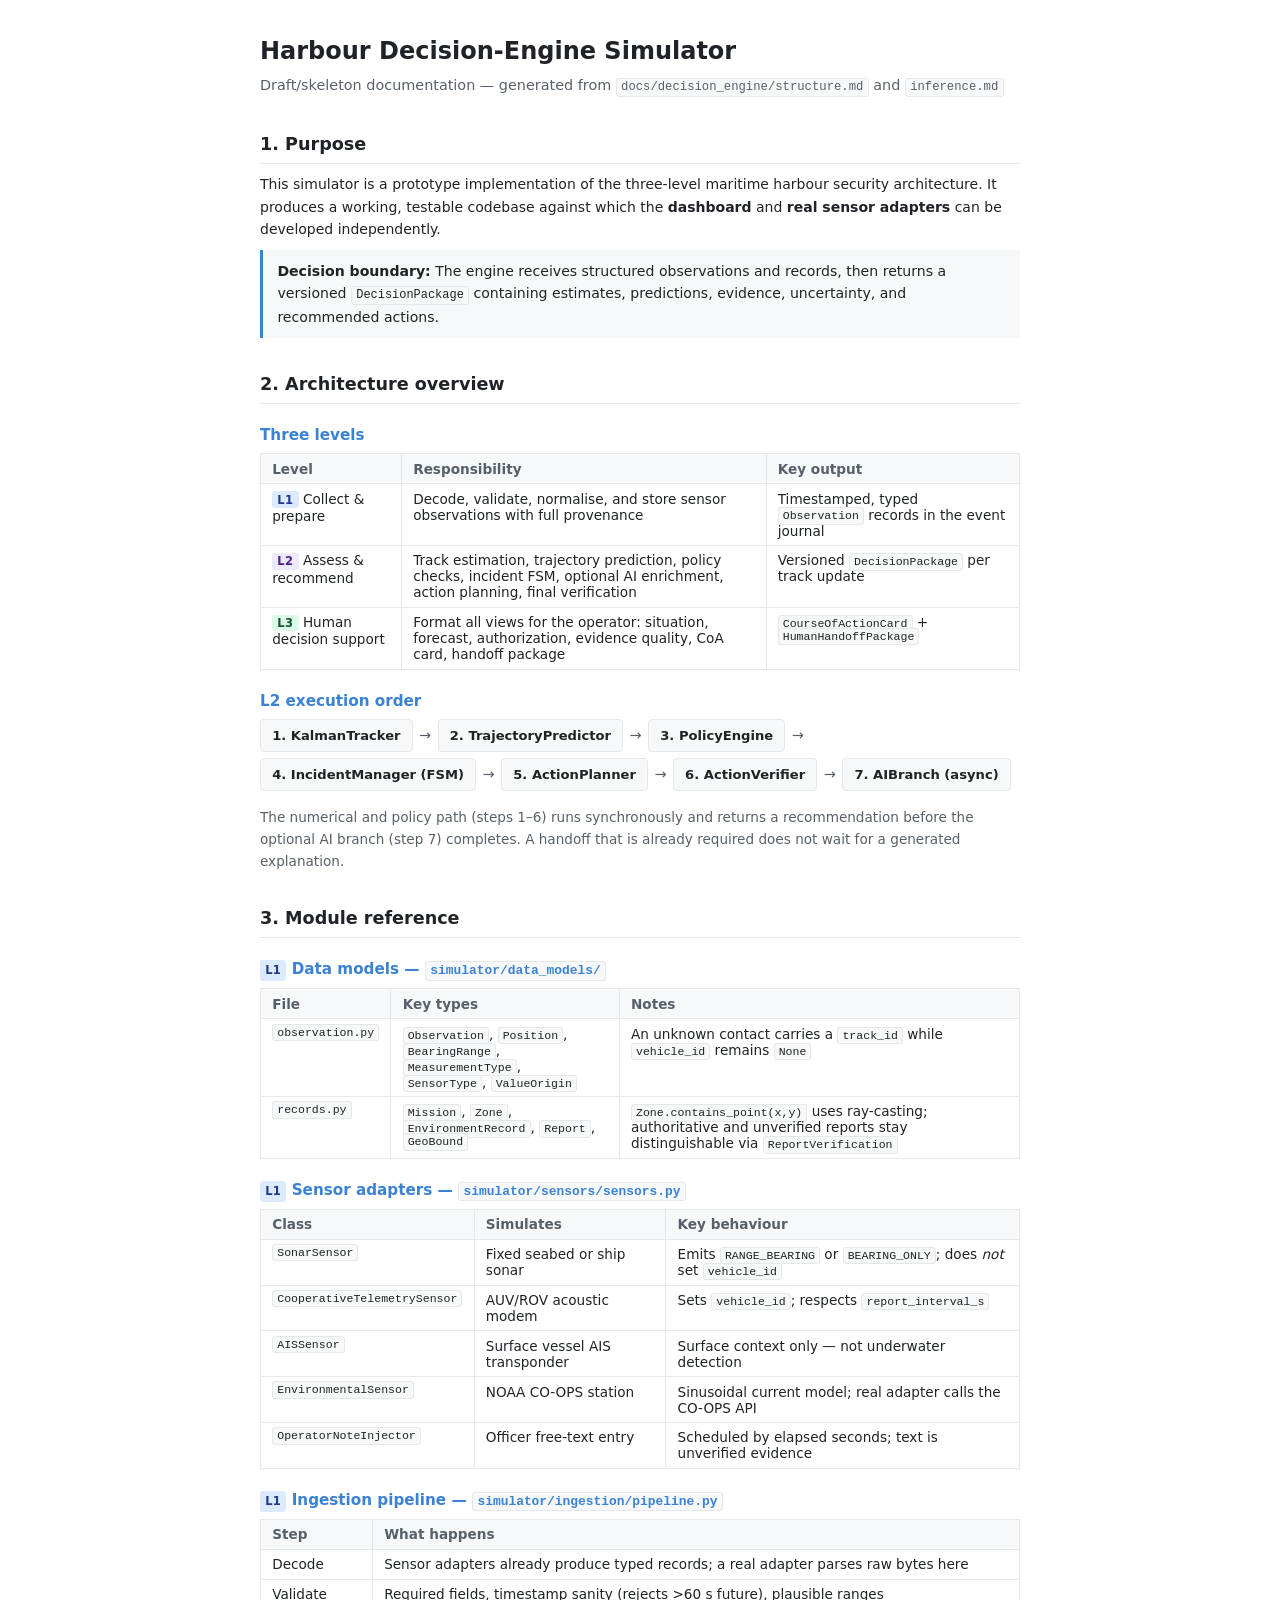
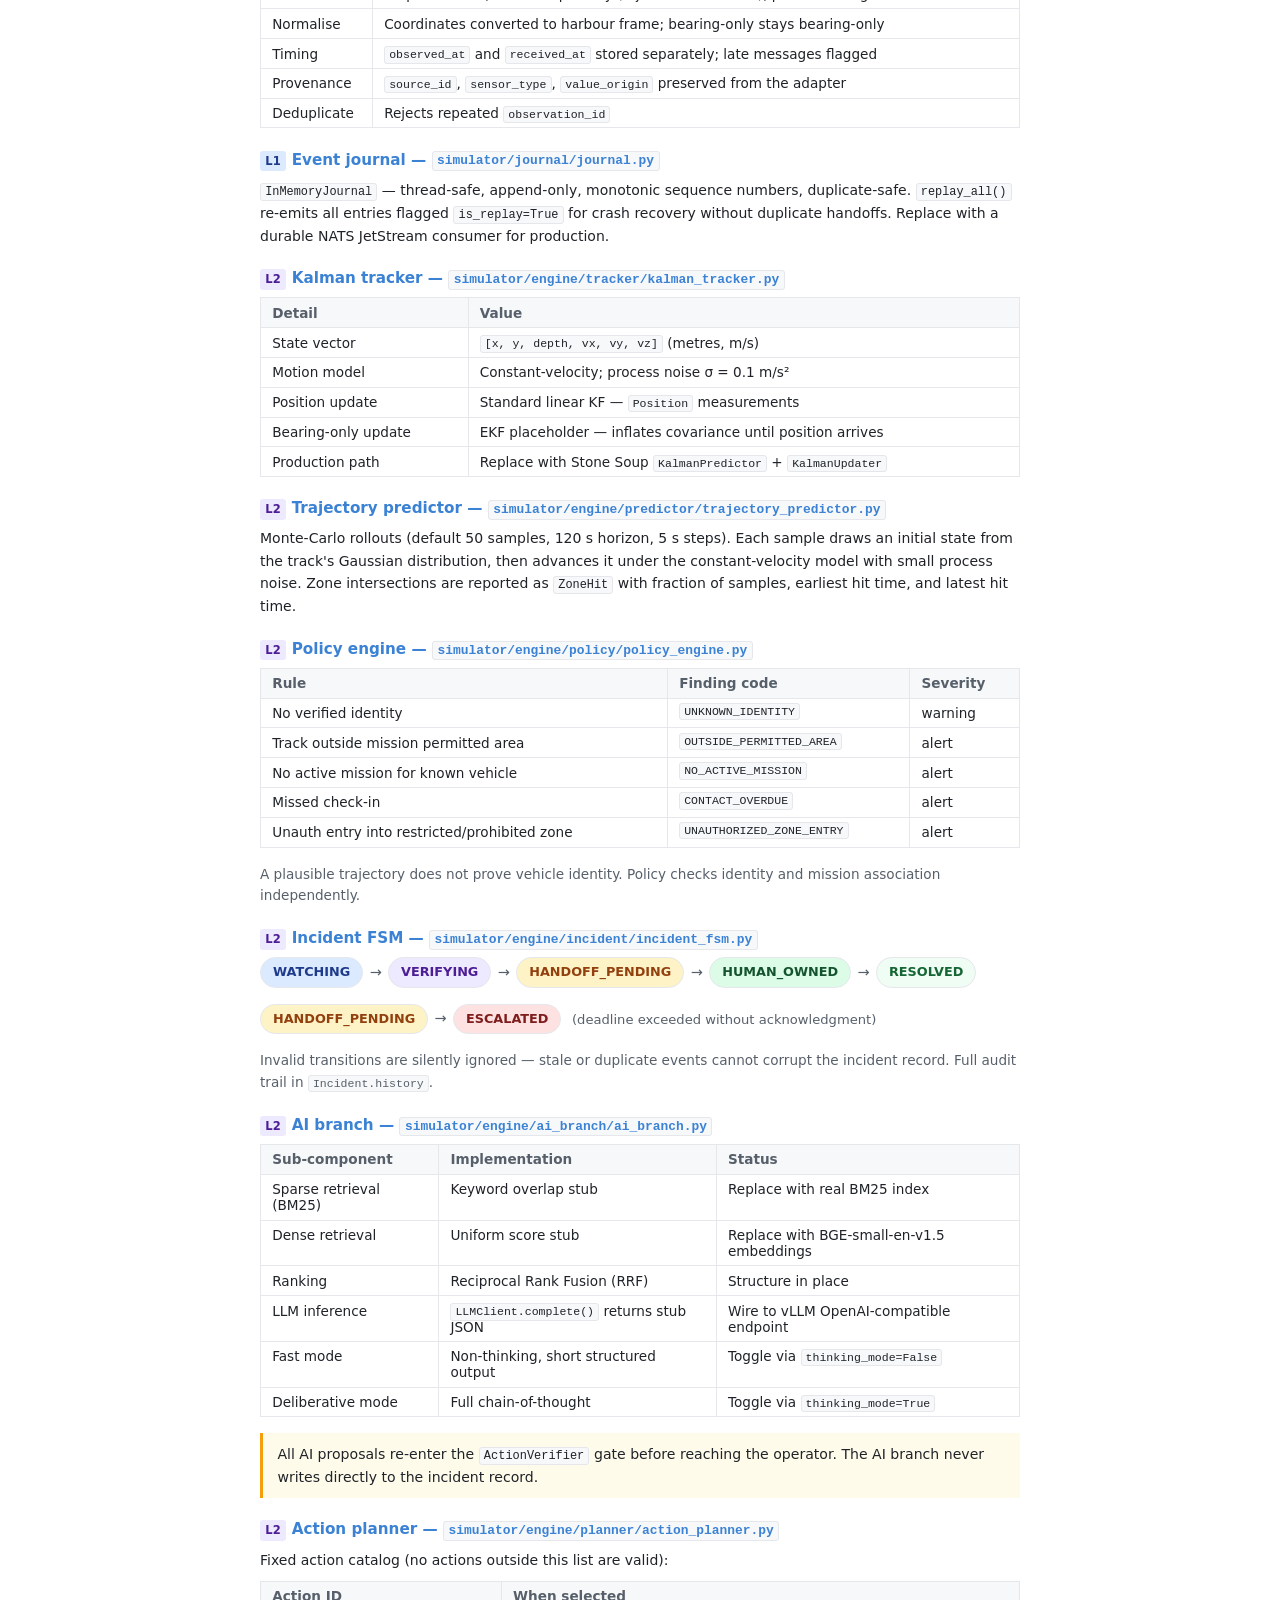
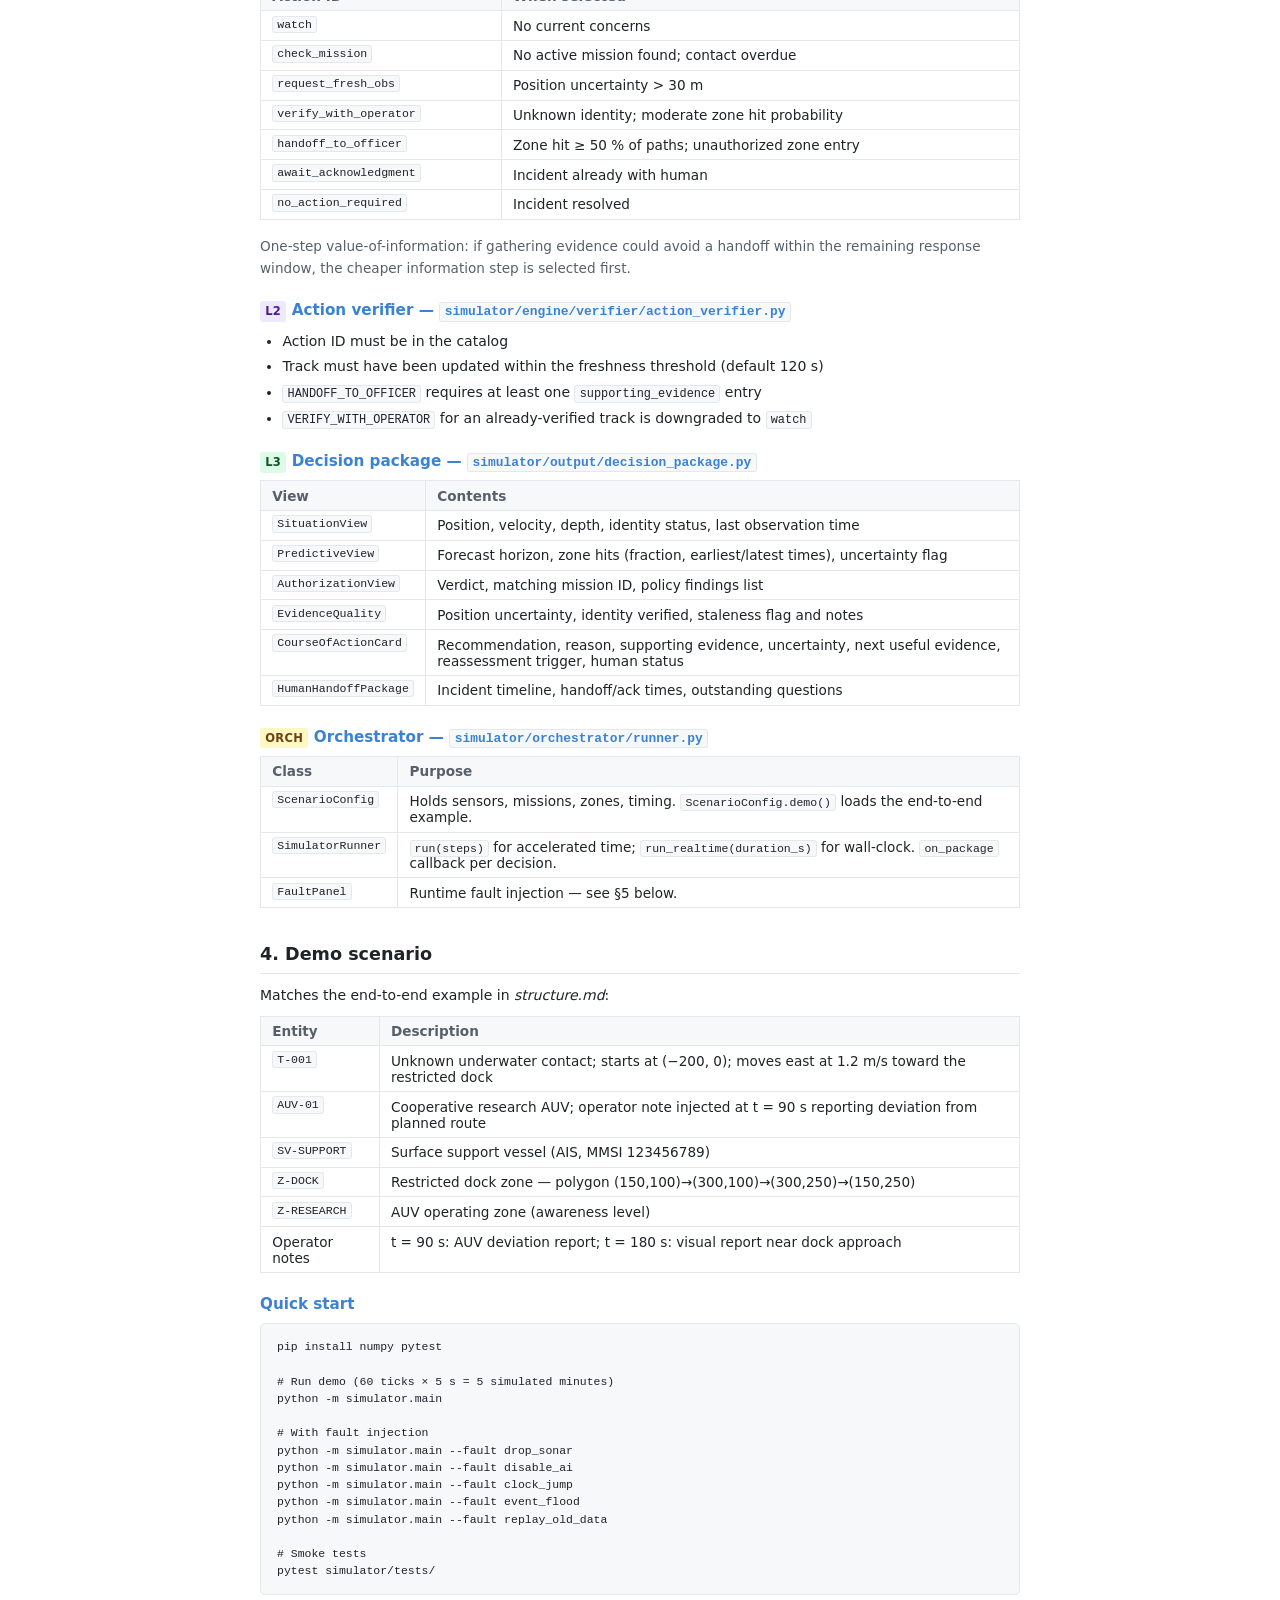
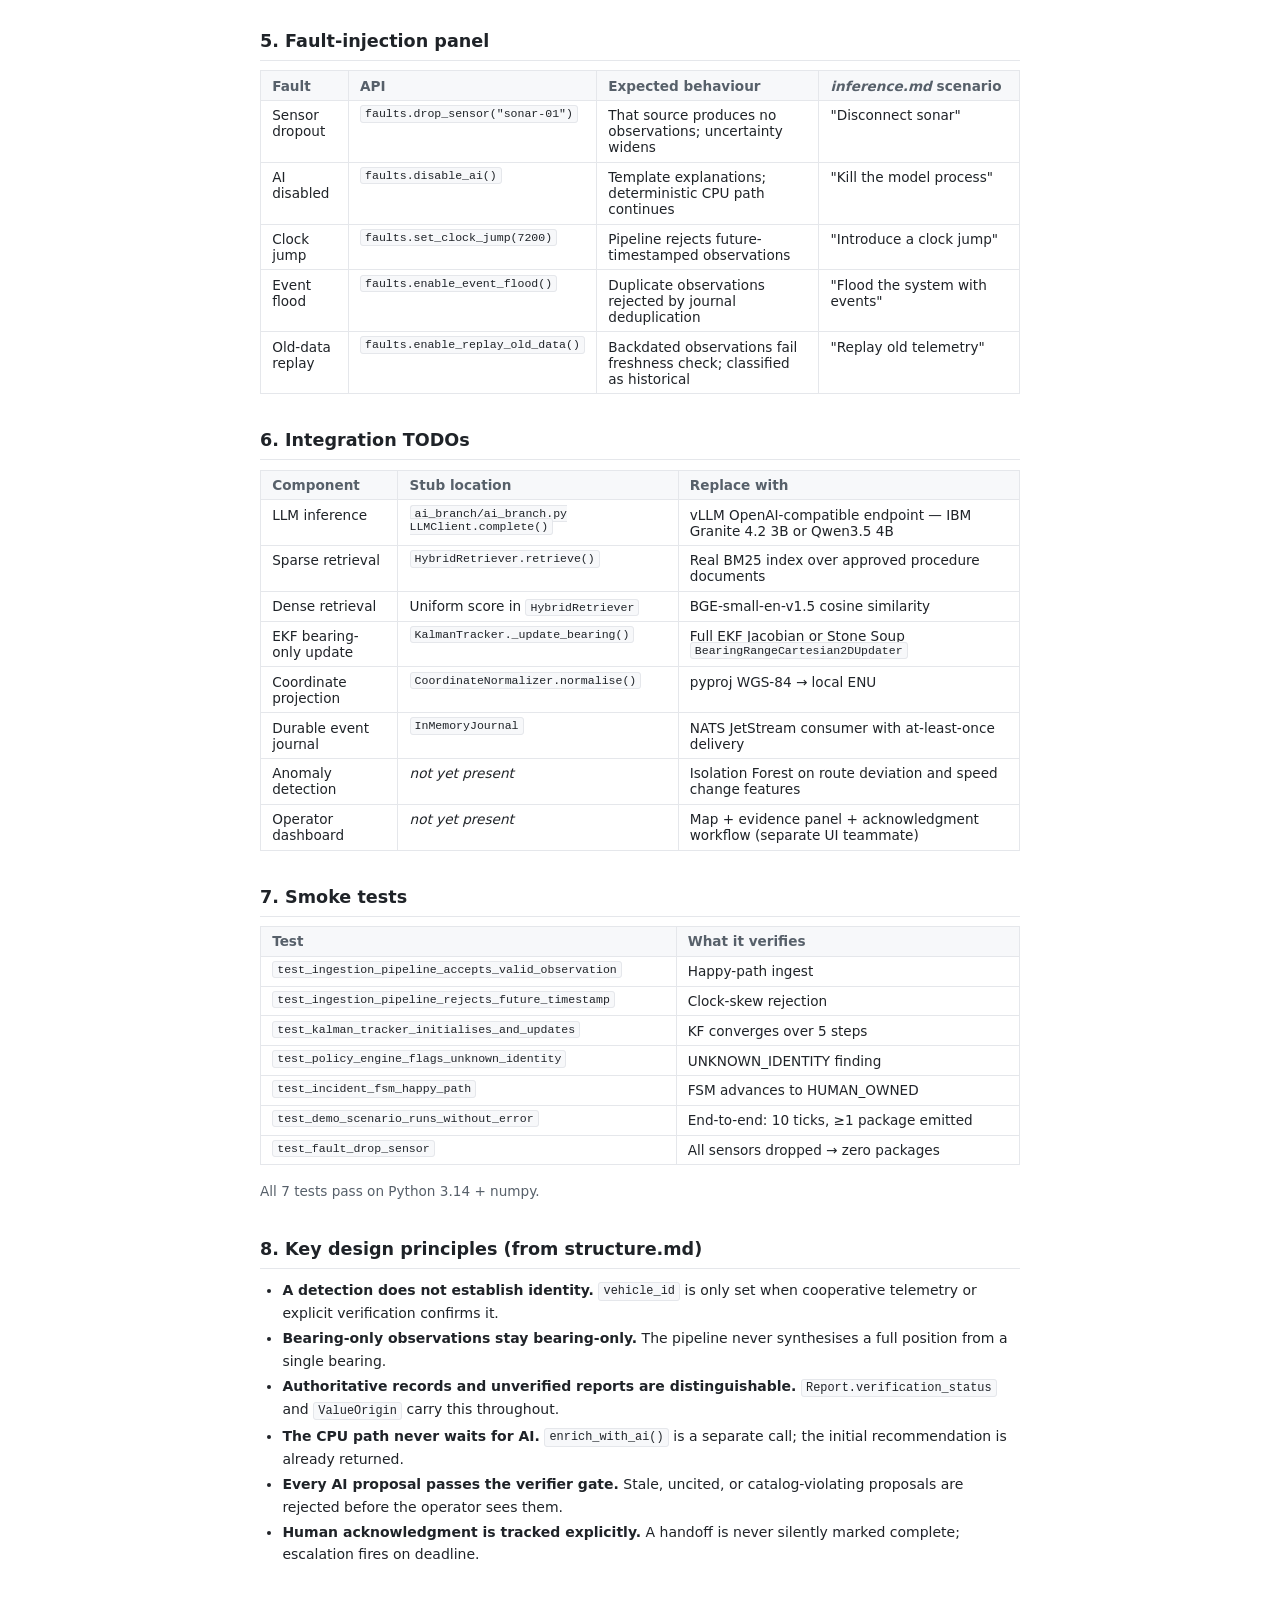
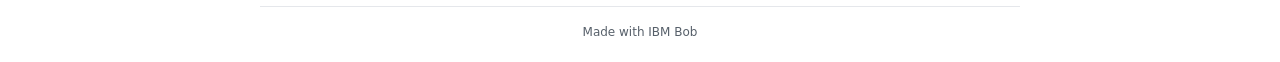
<file: .bob/artifacts/harbour-decision-engine-simulator-documentation.html>
<html lang="en">
<head>
<meta charset="UTF-8" />
<meta name="viewport" content="width=device-width, initial-scale=1.0" />
<title>Harbour Decision-Engine Simulator — Documentation</title>
<style>
  *, *::before, *::after { box-sizing: border-box; margin: 0; padding: 0; }
  body {
    font-family: -apple-system, "Segoe UI", system-ui, sans-serif;
    font-size: 14px;
    line-height: 1.6;
    color: #1f2328;
    background: #ffffff;
    padding: 2rem 1rem;
  }
  .page { max-width: 760px; margin: 0 auto; }

  h1 { font-size: 1.5rem; font-weight: 700; margin-bottom: .25rem; }
  h2 { font-size: 1.1rem; font-weight: 700; margin: 2rem 0 .6rem; border-bottom: 1px solid #e5e7eb; padding-bottom: .3rem; }
  h3 { font-size: .95rem; font-weight: 700; margin: 1.2rem 0 .4rem; color: #3b82d4; }
  p  { margin-bottom: .6rem; }
  ul, ol { padding-left: 1.4rem; margin-bottom: .6rem; }
  li { margin-bottom: .2rem; }

  .subtitle { color: #57606a; font-size: .9rem; margin-bottom: 1.5rem; }

  code {
    font-family: "Cascadia Code", "Consolas", monospace;
    font-size: .85em;
    background: #f7f8fa;
    border: 1px solid #e5e7eb;
    border-radius: 3px;
    padding: .1em .35em;
  }
  pre {
    background: #f7f8fa;
    border: 1px solid #e5e7eb;
    border-radius: 5px;
    padding: .9rem 1rem;
    overflow-x: auto;
    margin-bottom: .8rem;
    font-family: "Cascadia Code", "Consolas", monospace;
    font-size: .82em;
    line-height: 1.5;
  }

  table {
    width: 100%;
    border-collapse: collapse;
    margin-bottom: 1rem;
    font-size: .85rem;
  }
  th {
    background: #f7f8fa;
    border: 1px solid #e5e7eb;
    padding: .4rem .7rem;
    text-align: left;
    font-weight: 600;
    color: #57606a;
    white-space: nowrap;
  }
  td {
    border: 1px solid #e5e7eb;
    padding: .4rem .7rem;
    vertical-align: top;
  }
  tr:hover td { background: #f7f8fa; }

  .badge {
    display: inline-block;
    font-size: .72rem;
    font-weight: 600;
    padding: .1em .45em;
    border-radius: 3px;
    text-transform: uppercase;
    letter-spacing: .03em;
  }
  .badge-l1 { background: #dbeafe; color: #1e3a8a; }
  .badge-l2 { background: #ede9fe; color: #4c1d95; }
  .badge-l3 { background: #dcfce7; color: #14532d; }
  .badge-orch { background: #fef9c3; color: #713f12; }

  .note {
    background: #f7f8fa;
    border-left: 3px solid #3b82d4;
    padding: .6rem .9rem;
    margin-bottom: 1rem;
    font-size: .88rem;
    color: #1f2328;
  }
  .warn {
    background: #fffbeb;
    border-left: 3px solid #f59e0b;
    padding: .6rem .9rem;
    margin-bottom: 1rem;
    font-size: .88rem;
  }

  .flow {
    display: flex;
    flex-wrap: wrap;
    gap: .4rem;
    align-items: center;
    margin-bottom: 1rem;
  }
  .flow-step {
    background: #f7f8fa;
    border: 1px solid #e5e7eb;
    border-radius: 4px;
    padding: .3rem .7rem;
    font-size: .82rem;
    font-weight: 600;
  }
  .flow-arrow { color: #57606a; font-size: .9rem; }

  .fsm {
    display: flex;
    flex-wrap: wrap;
    gap: .4rem;
    align-items: center;
    margin-bottom: 1rem;
  }
  .fsm-state {
    border-radius: 20px;
    padding: .25rem .75rem;
    font-size: .8rem;
    font-weight: 600;
    border: 1px solid #e5e7eb;
  }
  .s-watch   { background:#dbeafe; color:#1e3a8a; }
  .s-verify  { background:#ede9fe; color:#4c1d95; }
  .s-handoff { background:#fef3c7; color:#92400e; }
  .s-owned   { background:#dcfce7; color:#14532d; }
  .s-esc     { background:#fee2e2; color:#7f1d1d; }
  .s-res     { background:#f0fdf4; color:#166534; }

  footer {
    margin-top: 2.5rem;
    padding-top: 1rem;
    border-top: 1px solid #e5e7eb;
    text-align: center;
    font-size: .75rem;
    color: #57606a;
  }
</style>
</head>
<body>
<div class="page">

  <h1>Harbour Decision-Engine Simulator</h1>
  <p class="subtitle">Draft/skeleton documentation — generated from <code>docs/decision_engine/structure.md</code> and <code>inference.md</code></p>

  
  <h2>1. Purpose</h2>
  <p>
    This simulator is a prototype implementation of the three-level maritime
    harbour security architecture. It produces a working, testable codebase
    against which the <strong>dashboard</strong> and <strong>real sensor
    adapters</strong> can be developed independently.
  </p>
  <div class="note">
    <strong>Decision boundary:</strong> The engine receives structured observations
    and records, then returns a versioned <code>DecisionPackage</code> containing
    estimates, predictions, evidence, uncertainty, and recommended actions.
  </div>

  
  <h2>2. Architecture overview</h2>

  <h3>Three levels</h3>
  <table>
    <tr><th>Level</th><th>Responsibility</th><th>Key output</th></tr>
    <tr>
      <td><span class="badge badge-l1">L1</span> Collect &amp; prepare</td>
      <td>Decode, validate, normalise, and store sensor observations with full provenance</td>
      <td>Timestamped, typed <code>Observation</code> records in the event journal</td>
    </tr>
    <tr>
      <td><span class="badge badge-l2">L2</span> Assess &amp; recommend</td>
      <td>Track estimation, trajectory prediction, policy checks, incident FSM, optional AI enrichment, action planning, final verification</td>
      <td>Versioned <code>DecisionPackage</code> per track update</td>
    </tr>
    <tr>
      <td><span class="badge badge-l3">L3</span> Human decision support</td>
      <td>Format all views for the operator: situation, forecast, authorization, evidence quality, CoA card, handoff package</td>
      <td><code>CourseOfActionCard</code> + <code>HumanHandoffPackage</code></td>
    </tr>
  </table>

  <h3>L2 execution order</h3>
  <div class="flow">
    <div class="flow-step">1. KalmanTracker</div><span class="flow-arrow">→</span>
    <div class="flow-step">2. TrajectoryPredictor</div><span class="flow-arrow">→</span>
    <div class="flow-step">3. PolicyEngine</div><span class="flow-arrow">→</span>
    <div class="flow-step">4. IncidentManager (FSM)</div><span class="flow-arrow">→</span>
    <div class="flow-step">5. ActionPlanner</div><span class="flow-arrow">→</span>
    <div class="flow-step">6. ActionVerifier</div><span class="flow-arrow">→</span>
    <div class="flow-step">7. AIBranch (async)</div>
  </div>
  <p style="font-size:.85rem;color:#57606a">
    The numerical and policy path (steps 1–6) runs synchronously and returns
    a recommendation before the optional AI branch (step 7) completes.
    A handoff that is already required does not wait for a generated explanation.
  </p>

  
  <h2>3. Module reference</h2>

  <h3><span class="badge badge-l1">L1</span> Data models — <code>simulator/data_models/</code></h3>
  <table>
    <tr><th>File</th><th>Key types</th><th>Notes</th></tr>
    <tr>
      <td><code>observation.py</code></td>
      <td><code>Observation</code>, <code>Position</code>, <code>BearingRange</code>,<br />
          <code>MeasurementType</code>, <code>SensorType</code>, <code>ValueOrigin</code></td>
      <td>An unknown contact carries a <code>track_id</code> while <code>vehicle_id</code> remains <code>None</code></td>
    </tr>
    <tr>
      <td><code>records.py</code></td>
      <td><code>Mission</code>, <code>Zone</code>, <code>EnvironmentRecord</code>, <code>Report</code>, <code>GeoBound</code></td>
      <td><code>Zone.contains_point(x,y)</code> uses ray-casting; authoritative and unverified reports stay distinguishable via <code>ReportVerification</code></td>
    </tr>
  </table>

  <h3><span class="badge badge-l1">L1</span> Sensor adapters — <code>simulator/sensors/sensors.py</code></h3>
  <table>
    <tr><th>Class</th><th>Simulates</th><th>Key behaviour</th></tr>
    <tr><td><code>SonarSensor</code></td><td>Fixed seabed or ship sonar</td><td>Emits <code>RANGE_BEARING</code> or <code>BEARING_ONLY</code>; does <em>not</em> set <code>vehicle_id</code></td></tr>
    <tr><td><code>CooperativeTelemetrySensor</code></td><td>AUV/ROV acoustic modem</td><td>Sets <code>vehicle_id</code>; respects <code>report_interval_s</code></td></tr>
    <tr><td><code>AISSensor</code></td><td>Surface vessel AIS transponder</td><td>Surface context only — not underwater detection</td></tr>
    <tr><td><code>EnvironmentalSensor</code></td><td>NOAA CO-OPS station</td><td>Sinusoidal current model; real adapter calls the CO-OPS API</td></tr>
    <tr><td><code>OperatorNoteInjector</code></td><td>Officer free-text entry</td><td>Scheduled by elapsed seconds; text is unverified evidence</td></tr>
  </table>

  <h3><span class="badge badge-l1">L1</span> Ingestion pipeline — <code>simulator/ingestion/pipeline.py</code></h3>
  <table>
    <tr><th>Step</th><th>What happens</th></tr>
    <tr><td>Decode</td><td>Sensor adapters already produce typed records; a real adapter parses raw bytes here</td></tr>
    <tr><td>Validate</td><td>Required fields, timestamp sanity (rejects &gt;60 s future), plausible ranges</td></tr>
    <tr><td>Normalise</td><td>Coordinates converted to harbour frame; bearing-only stays bearing-only</td></tr>
    <tr><td>Timing</td><td><code>observed_at</code> and <code>received_at</code> stored separately; late messages flagged</td></tr>
    <tr><td>Provenance</td><td><code>source_id</code>, <code>sensor_type</code>, <code>value_origin</code> preserved from the adapter</td></tr>
    <tr><td>Deduplicate</td><td>Rejects repeated <code>observation_id</code></td></tr>
  </table>

  <h3><span class="badge badge-l1">L1</span> Event journal — <code>simulator/journal/journal.py</code></h3>
  <p>
    <code>InMemoryJournal</code> — thread-safe, append-only, monotonic sequence numbers,
    duplicate-safe. <code>replay_all()</code> re-emits all entries flagged
    <code>is_replay=True</code> for crash recovery without duplicate handoffs.
    Replace with a durable NATS JetStream consumer for production.
  </p>

  <h3><span class="badge badge-l2">L2</span> Kalman tracker — <code>simulator/engine/tracker/kalman_tracker.py</code></h3>
  <table>
    <tr><th>Detail</th><th>Value</th></tr>
    <tr><td>State vector</td><td><code>[x, y, depth, vx, vy, vz]</code> (metres, m/s)</td></tr>
    <tr><td>Motion model</td><td>Constant-velocity; process noise σ = 0.1 m/s²</td></tr>
    <tr><td>Position update</td><td>Standard linear KF — <code>Position</code> measurements</td></tr>
    <tr><td>Bearing-only update</td><td>EKF placeholder — inflates covariance until position arrives</td></tr>
    <tr><td>Production path</td><td>Replace with Stone Soup <code>KalmanPredictor</code> + <code>KalmanUpdater</code></td></tr>
  </table>

  <h3><span class="badge badge-l2">L2</span> Trajectory predictor — <code>simulator/engine/predictor/trajectory_predictor.py</code></h3>
  <p>
    Monte-Carlo rollouts (default 50 samples, 120 s horizon, 5 s steps).
    Each sample draws an initial state from the track's Gaussian distribution,
    then advances it under the constant-velocity model with small process noise.
    Zone intersections are reported as <code>ZoneHit</code> with fraction of
    samples, earliest hit time, and latest hit time.
  </p>

  <h3><span class="badge badge-l2">L2</span> Policy engine — <code>simulator/engine/policy/policy_engine.py</code></h3>
  <table>
    <tr><th>Rule</th><th>Finding code</th><th>Severity</th></tr>
    <tr><td>No verified identity</td><td><code>UNKNOWN_IDENTITY</code></td><td>warning</td></tr>
    <tr><td>Track outside mission permitted area</td><td><code>OUTSIDE_PERMITTED_AREA</code></td><td>alert</td></tr>
    <tr><td>No active mission for known vehicle</td><td><code>NO_ACTIVE_MISSION</code></td><td>alert</td></tr>
    <tr><td>Missed check-in</td><td><code>CONTACT_OVERDUE</code></td><td>alert</td></tr>
    <tr><td>Unauth entry into restricted/prohibited zone</td><td><code>UNAUTHORIZED_ZONE_ENTRY</code></td><td>alert</td></tr>
  </table>
  <p style="font-size:.85rem;color:#57606a">
    A plausible trajectory does not prove vehicle identity. Policy checks identity
    and mission association independently.
  </p>

  <h3><span class="badge badge-l2">L2</span> Incident FSM — <code>simulator/engine/incident/incident_fsm.py</code></h3>
  <div class="fsm">
    <div class="fsm-state s-watch">WATCHING</div><span class="flow-arrow">→</span>
    <div class="fsm-state s-verify">VERIFYING</div><span class="flow-arrow">→</span>
    <div class="fsm-state s-handoff">HANDOFF_PENDING</div><span class="flow-arrow">→</span>
    <div class="fsm-state s-owned">HUMAN_OWNED</div><span class="flow-arrow">→</span>
    <div class="fsm-state s-res">RESOLVED</div>
  </div>
  <div class="fsm">
    <div class="fsm-state s-handoff">HANDOFF_PENDING</div><span class="flow-arrow">→</span>
    <div class="fsm-state s-esc">ESCALATED</div>
    <span style="font-size:.82rem;color:#57606a"> (deadline exceeded without acknowledgment)</span>
  </div>
  <p style="font-size:.85rem;color:#57606a">
    Invalid transitions are silently ignored — stale or duplicate events cannot
    corrupt the incident record. Full audit trail in <code>Incident.history</code>.
  </p>

  <h3><span class="badge badge-l2">L2</span> AI branch — <code>simulator/engine/ai_branch/ai_branch.py</code></h3>
  <table>
    <tr><th>Sub-component</th><th>Implementation</th><th>Status</th></tr>
    <tr><td>Sparse retrieval (BM25)</td><td>Keyword overlap stub</td><td>Replace with real BM25 index</td></tr>
    <tr><td>Dense retrieval</td><td>Uniform score stub</td><td>Replace with BGE-small-en-v1.5 embeddings</td></tr>
    <tr><td>Ranking</td><td>Reciprocal Rank Fusion (RRF)</td><td>Structure in place</td></tr>
    <tr><td>LLM inference</td><td><code>LLMClient.complete()</code> returns stub JSON</td><td>Wire to vLLM OpenAI-compatible endpoint</td></tr>
    <tr><td>Fast mode</td><td>Non-thinking, short structured output</td><td>Toggle via <code>thinking_mode=False</code></td></tr>
    <tr><td>Deliberative mode</td><td>Full chain-of-thought</td><td>Toggle via <code>thinking_mode=True</code></td></tr>
  </table>
  <div class="warn">
    All AI proposals re-enter the <code>ActionVerifier</code> gate before reaching
    the operator. The AI branch never writes directly to the incident record.
  </div>

  <h3><span class="badge badge-l2">L2</span> Action planner — <code>simulator/engine/planner/action_planner.py</code></h3>
  <p>Fixed action catalog (no actions outside this list are valid):</p>
  <table>
    <tr><th>Action ID</th><th>When selected</th></tr>
    <tr><td><code>watch</code></td><td>No current concerns</td></tr>
    <tr><td><code>check_mission</code></td><td>No active mission found; contact overdue</td></tr>
    <tr><td><code>request_fresh_obs</code></td><td>Position uncertainty &gt; 30 m</td></tr>
    <tr><td><code>verify_with_operator</code></td><td>Unknown identity; moderate zone hit probability</td></tr>
    <tr><td><code>handoff_to_officer</code></td><td>Zone hit ≥ 50 % of paths; unauthorized zone entry</td></tr>
    <tr><td><code>await_acknowledgment</code></td><td>Incident already with human</td></tr>
    <tr><td><code>no_action_required</code></td><td>Incident resolved</td></tr>
  </table>
  <p style="font-size:.85rem;color:#57606a">
    One-step value-of-information: if gathering evidence could avoid a handoff
    within the remaining response window, the cheaper information step is
    selected first.
  </p>

  <h3><span class="badge badge-l2">L2</span> Action verifier — <code>simulator/engine/verifier/action_verifier.py</code></h3>
  <ul>
    <li>Action ID must be in the catalog</li>
    <li>Track must have been updated within the freshness threshold (default 120 s)</li>
    <li><code>HANDOFF_TO_OFFICER</code> requires at least one <code>supporting_evidence</code> entry</li>
    <li><code>VERIFY_WITH_OPERATOR</code> for an already-verified track is downgraded to <code>watch</code></li>
  </ul>

  <h3><span class="badge badge-l3">L3</span> Decision package — <code>simulator/output/decision_package.py</code></h3>
  <table>
    <tr><th>View</th><th>Contents</th></tr>
    <tr><td><code>SituationView</code></td><td>Position, velocity, depth, identity status, last observation time</td></tr>
    <tr><td><code>PredictiveView</code></td><td>Forecast horizon, zone hits (fraction, earliest/latest times), uncertainty flag</td></tr>
    <tr><td><code>AuthorizationView</code></td><td>Verdict, matching mission ID, policy findings list</td></tr>
    <tr><td><code>EvidenceQuality</code></td><td>Position uncertainty, identity verified, staleness flag and notes</td></tr>
    <tr><td><code>CourseOfActionCard</code></td><td>Recommendation, reason, supporting evidence, uncertainty, next useful evidence, reassessment trigger, human status</td></tr>
    <tr><td><code>HumanHandoffPackage</code></td><td>Incident timeline, handoff/ack times, outstanding questions</td></tr>
  </table>

  <h3><span class="badge badge-orch">Orch</span> Orchestrator — <code>simulator/orchestrator/runner.py</code></h3>
  <table>
    <tr><th>Class</th><th>Purpose</th></tr>
    <tr><td><code>ScenarioConfig</code></td><td>Holds sensors, missions, zones, timing. <code>ScenarioConfig.demo()</code> loads the end-to-end example.</td></tr>
    <tr><td><code>SimulatorRunner</code></td><td><code>run(steps)</code> for accelerated time; <code>run_realtime(duration_s)</code> for wall-clock. <code>on_package</code> callback per decision.</td></tr>
    <tr><td><code>FaultPanel</code></td><td>Runtime fault injection — see §5 below.</td></tr>
  </table>

  
  <h2>4. Demo scenario</h2>
  <p>Matches the end-to-end example in <em>structure.md</em>:</p>
  <table>
    <tr><th>Entity</th><th>Description</th></tr>
    <tr><td><code>T-001</code></td><td>Unknown underwater contact; starts at (−200, 0); moves east at 1.2 m/s toward the restricted dock</td></tr>
    <tr><td><code>AUV-01</code></td><td>Cooperative research AUV; operator note injected at t = 90 s reporting deviation from planned route</td></tr>
    <tr><td><code>SV-SUPPORT</code></td><td>Surface support vessel (AIS, MMSI 123456789)</td></tr>
    <tr><td><code>Z-DOCK</code></td><td>Restricted dock zone — polygon (150,100)→(300,100)→(300,250)→(150,250)</td></tr>
    <tr><td><code>Z-RESEARCH</code></td><td>AUV operating zone (awareness level)</td></tr>
    <tr><td>Operator notes</td><td>t = 90 s: AUV deviation report; t = 180 s: visual report near dock approach</td></tr>
  </table>

  <h3>Quick start</h3>
  <pre>pip install numpy pytest

# Run demo (60 ticks × 5 s = 5 simulated minutes)
python -m simulator.main

# With fault injection
python -m simulator.main --fault drop_sonar
python -m simulator.main --fault disable_ai
python -m simulator.main --fault clock_jump
python -m simulator.main --fault event_flood
python -m simulator.main --fault replay_old_data

# Smoke tests
pytest simulator/tests/</pre>

  
  <h2>5. Fault-injection panel</h2>
  <table>
    <tr><th>Fault</th><th>API</th><th>Expected behaviour</th><th><em>inference.md</em> scenario</th></tr>
    <tr>
      <td>Sensor dropout</td>
      <td><code>faults.drop_sensor("sonar-01")</code></td>
      <td>That source produces no observations; uncertainty widens</td>
      <td>"Disconnect sonar"</td>
    </tr>
    <tr>
      <td>AI disabled</td>
      <td><code>faults.disable_ai()</code></td>
      <td>Template explanations; deterministic CPU path continues</td>
      <td>"Kill the model process"</td>
    </tr>
    <tr>
      <td>Clock jump</td>
      <td><code>faults.set_clock_jump(7200)</code></td>
      <td>Pipeline rejects future-timestamped observations</td>
      <td>"Introduce a clock jump"</td>
    </tr>
    <tr>
      <td>Event flood</td>
      <td><code>faults.enable_event_flood()</code></td>
      <td>Duplicate observations rejected by journal deduplication</td>
      <td>"Flood the system with events"</td>
    </tr>
    <tr>
      <td>Old-data replay</td>
      <td><code>faults.enable_replay_old_data()</code></td>
      <td>Backdated observations fail freshness check; classified as historical</td>
      <td>"Replay old telemetry"</td>
    </tr>
  </table>

  
  <h2>6. Integration TODOs</h2>
  <table>
    <tr><th>Component</th><th>Stub location</th><th>Replace with</th></tr>
    <tr>
      <td>LLM inference</td>
      <td><code>ai_branch/ai_branch.py LLMClient.complete()</code></td>
      <td>vLLM OpenAI-compatible endpoint — IBM Granite 4.2 3B or Qwen3.5 4B</td>
    </tr>
    <tr>
      <td>Sparse retrieval</td>
      <td><code>HybridRetriever.retrieve()</code></td>
      <td>Real BM25 index over approved procedure documents</td>
    </tr>
    <tr>
      <td>Dense retrieval</td>
      <td>Uniform score in <code>HybridRetriever</code></td>
      <td>BGE-small-en-v1.5 cosine similarity</td>
    </tr>
    <tr>
      <td>EKF bearing-only update</td>
      <td><code>KalmanTracker._update_bearing()</code></td>
      <td>Full EKF Jacobian or Stone Soup <code>BearingRangeCartesian2DUpdater</code></td>
    </tr>
    <tr>
      <td>Coordinate projection</td>
      <td><code>CoordinateNormalizer.normalise()</code></td>
      <td>pyproj WGS-84 → local ENU</td>
    </tr>
    <tr>
      <td>Durable event journal</td>
      <td><code>InMemoryJournal</code></td>
      <td>NATS JetStream consumer with at-least-once delivery</td>
    </tr>
    <tr>
      <td>Anomaly detection</td>
      <td><em>not yet present</em></td>
      <td>Isolation Forest on route deviation and speed change features</td>
    </tr>
    <tr>
      <td>Operator dashboard</td>
      <td><em>not yet present</em></td>
      <td>Map + evidence panel + acknowledgment workflow (separate UI teammate)</td>
    </tr>
  </table>

  
  <h2>7. Smoke tests</h2>
  <table>
    <tr><th>Test</th><th>What it verifies</th></tr>
    <tr><td><code>test_ingestion_pipeline_accepts_valid_observation</code></td><td>Happy-path ingest</td></tr>
    <tr><td><code>test_ingestion_pipeline_rejects_future_timestamp</code></td><td>Clock-skew rejection</td></tr>
    <tr><td><code>test_kalman_tracker_initialises_and_updates</code></td><td>KF converges over 5 steps</td></tr>
    <tr><td><code>test_policy_engine_flags_unknown_identity</code></td><td>UNKNOWN_IDENTITY finding</td></tr>
    <tr><td><code>test_incident_fsm_happy_path</code></td><td>FSM advances to HUMAN_OWNED</td></tr>
    <tr><td><code>test_demo_scenario_runs_without_error</code></td><td>End-to-end: 10 ticks, ≥1 package emitted</td></tr>
    <tr><td><code>test_fault_drop_sensor</code></td><td>All sensors dropped → zero packages</td></tr>
  </table>
  <p style="font-size:.85rem;color:#57606a">All 7 tests pass on Python 3.14 + numpy.</p>

  
  <h2>8. Key design principles (from structure.md)</h2>
  <ul>
    <li><strong>A detection does not establish identity.</strong> <code>vehicle_id</code> is only set when cooperative telemetry or explicit verification confirms it.</li>
    <li><strong>Bearing-only observations stay bearing-only.</strong> The pipeline never synthesises a full position from a single bearing.</li>
    <li><strong>Authoritative records and unverified reports are distinguishable.</strong> <code>Report.verification_status</code> and <code>ValueOrigin</code> carry this throughout.</li>
    <li><strong>The CPU path never waits for AI.</strong> <code>enrich_with_ai()</code> is a separate call; the initial recommendation is already returned.</li>
    <li><strong>Every AI proposal passes the verifier gate.</strong> Stale, uncited, or catalog-violating proposals are rejected before the operator sees them.</li>
    <li><strong>Human acknowledgment is tracked explicitly.</strong> A handoff is never silently marked complete; escalation fires on deadline.</li>
  </ul>

  <footer>Made with IBM Bob</footer>
</div>
</body>
</html>
</file>
<file: project-website/style.css>
:root{--ink:#112b36;--muted:#536872;--paper:#f3f2ec;--paper-light:#fbfaf5;--line:#cdd7d3;--navy:#092536;--navy-2:#103446;--teal:#2b807b;--mint:#a9e6d6;--orange:#e1a56d;--serif:Georgia,"Times New Roman",serif;--sans:Inter,"Segoe UI",Arial,sans-serif;--mono:"SFMono-Regular",Consolas,"Liberation Mono",monospace;--wrap:1240px}
*,*::before,*::after{box-sizing:border-box}html{scroll-behavior:smooth;scroll-padding-top:76px}body{margin:0;background:var(--paper);color:var(--ink);font-family:var(--sans);font-size:16px;line-height:1.65;-webkit-font-smoothing:antialiased}button{font:inherit}a{color:inherit}img,svg{max-width:100%}::selection{background:#9bdfd0;color:#082934}.wrap{width:min(var(--wrap),calc(100% - 76px));margin-inline:auto}.skip-link{position:fixed;top:-60px;left:12px;z-index:1000;padding:10px 16px;background:white;color:var(--navy);border-radius:4px}.skip-link:focus{top:10px}:focus-visible{outline:3px solid #f5a763;outline-offset:4px}
.topbar{height:72px;position:sticky;top:0;z-index:80;background:rgba(7,31,45,.97);color:#edf6f4;border-bottom:1px solid rgba(184,224,224,.17);backdrop-filter:blur(14px)}.topbar-inner{max-width:1440px;padding:0 38px;margin:auto;height:100%;display:flex;align-items:center;justify-content:space-between;gap:36px}.brand{display:inline-flex;align-items:center;gap:11px;text-decoration:none;color:#f3f8f6;font-weight:760;letter-spacing:-.04em;font-size:20px;white-space:nowrap}.brand-dash{color:#9ce0d4}.brand-mark{display:inline-block;width:27px;height:27px;position:relative;border:1.6px solid #a5e8d8;border-radius:50%;flex:none}.brand-mark::before,.brand-mark::after{content:"";position:absolute;background:#a5e8d8}.brand-mark::before{height:1px;width:19px;top:12px;left:3px}.brand-mark::after{height:19px;width:1px;top:3px;left:12px}.brand-mark span{position:absolute;border:1px solid #a5e8d8;border-radius:50%;width:5px;height:5px;background:#092536;z-index:1}.brand-mark span:nth-child(1){top:4px;left:11px}.brand-mark span:nth-child(2){top:17px;left:6px}.brand-mark span:nth-child(3){top:15px;left:17px}.nav-links{display:flex;align-items:center;gap:25px}.nav-links a{font-size:12px;letter-spacing:.08em;text-transform:uppercase;font-weight:650;text-decoration:none;color:#b9caca;transition:color .2s}.nav-links a:hover,.nav-links a.is-active{color:#a5e8d8}.nav-links .nav-source{padding:9px 15px;border:1px solid rgba(165,232,216,.43);border-radius:3px;color:#d6f4ee}.nav-source:hover{background:rgba(165,232,216,.11)}.menu-toggle{display:none;color:white;border:0;background:transparent;width:40px;height:40px;padding:8px;cursor:pointer}.menu-toggle span{display:block;width:22px;height:2px;background:#c4e6df;margin:5px auto}
.hero{background:var(--navy);color:#eaf5f2;position:relative;overflow:hidden}.hero-grid{position:absolute;inset:0;background-image:linear-gradient(rgba(94,166,171,.07) 1px,transparent 1px),linear-gradient(90deg,rgba(94,166,171,.07) 1px,transparent 1px);background-size:56px 56px;opacity:.55;mask-image:linear-gradient(90deg,#000,transparent 80%)}.hero-inner{position:relative;z-index:1;max-width:1440px;margin:auto;padding:72px 38px 60px;display:grid;grid-template-columns:minmax(0,1fr) minmax(490px,1.03fr);gap:60px;align-items:center}.hero-copy{padding:15px 0}.eyebrow,.kicker{font-family:var(--mono);text-transform:uppercase;letter-spacing:.15em;font-size:11px;font-weight:700}.eyebrow-light{color:#abe6db;display:flex;align-items:center;gap:12px}.eyebrow-rule{width:28px;height:1px;background:#abe6db}.hero h1{font:normal clamp(66px,6.8vw,111px)/.96 var(--serif);letter-spacing:-.07em;margin:36px 0 32px;max-width:780px}.hero h1 em{font-weight:normal;color:#b5e9d9}.hero-lede{font-size:19px;line-height:1.62;color:#c6d8d8;max-width:620px;margin:0 0 36px}.hero-actions{display:flex;gap:11px;flex-wrap:wrap}.button{display:inline-flex;justify-content:space-between;align-items:center;gap:23px;min-height:48px;padding:12px 18px;font-size:13px;line-height:1.25;font-weight:700;letter-spacing:.02em;text-decoration:none;border-radius:3px;transition:transform .2s,background .2s,border-color .2s}.button:hover{transform:translateY(-2px)}.button-accent{background:#afe8d9;color:#0b2d36}.button-accent:hover{background:#cbf4e8}.button-outline{border:1px solid #688b90;color:#eff9f5}.button-outline:hover{border-color:#c0e9dc;background:#153b4a}.hero-footnote{display:flex;align-items:center;gap:9px;margin-top:43px;font:10px var(--mono);letter-spacing:.08em;color:#a6c1c2;text-transform:uppercase}.live-dot{width:7px;height:7px;display:inline-block;border-radius:100%;background:#a2e2c8;box-shadow:0 0 0 4px rgba(162,226,200,.15)}.hero-figure{background:#12384a;border:1px solid #376272;padding:10px 11px;box-shadow:0 28px 70px rgba(0,0,0,.24)}.figure-top,.figure-bottom{display:flex;align-items:center;justify-content:space-between;gap:10px;font:9px var(--mono);letter-spacing:.1em;color:#b8d4d6;padding:8px 9px;text-transform:uppercase}.figure-bottom{justify-content:flex-start;flex-wrap:wrap;gap:9px;font-size:9px;letter-spacing:.03em}.harbor-drawing{display:block;width:100%;border:1px solid #42697a;aspect-ratio:640/560}.harbor-drawing .land{fill:#255366;stroke:#6595a0;stroke-width:1}.harbor-drawing .pier{fill:#2b5a6b;stroke:#7da9ab;stroke-width:1}.harbor-drawing .channel{fill:none;stroke:#85c0c8;stroke-width:22;opacity:.14}.harbor-drawing .channel-secondary{stroke-width:12}.harbor-drawing .route{fill:none;stroke:#b6e4da;stroke-width:2;stroke-dasharray:9 6}.harbor-drawing .route-alt{stroke:#8ac4d1;opacity:.6;stroke-width:1.4}.harbor-drawing .forecast{fill:none;stroke:#ffc68d;stroke-width:2.5;stroke-dasharray:3 5}.map-label{font:10px var(--mono);letter-spacing:2px;fill:#bcd5d9}.map-pill{fill:#f7d9ad;font:9px var(--mono);letter-spacing:.7px}.map-pill-small{fill:#aacacb;font-size:8px}.map-coordinate{font:9px var(--mono);letter-spacing:.7px;fill:#9abec5}.legend-dot{height:7px;width:7px;border-radius:50%;display:inline-block;margin-left:8px}.legend-cyan{background:#9acee0}.legend-teal{background:#9ce5df}.legend-orange{background:#ffc487}.hero-measures{position:relative;border-top:1px solid rgba(197,229,226,.19);border-bottom:1px solid rgba(197,229,226,.19);display:grid;grid-template-columns:repeat(4,1fr);padding:0 max(38px,calc((100vw - 1364px)/2));background:rgba(7,30,44,.83)}.hero-measures>div{display:flex;align-items:center;gap:16px;padding:24px 22px 23px;border-right:1px solid rgba(197,229,226,.14)}.hero-measures>div:last-child{border:0}.hero-measures strong{font:normal 46px/1 var(--serif);letter-spacing:-.06em;color:#c2ecde;white-space:nowrap}.hero-measures strong span{font-size:23px;margin-left:2px}.hero-measures div>span{font-size:11px;color:#bfd0d0;line-height:1.4;max-width:180px}.hero-measures sup a{color:#addfd4;text-decoration:none}
.section{padding:116px 0}.kicker{color:#2b807b;margin:0 0 18px}.section-head{max-width:770px;margin-bottom:44px}.section-head h2,.paper-body h2,.discussion-grid h2,.references-grid h2{font:normal clamp(39px,4.3vw,67px)/1.1 var(--serif);letter-spacing:-.055em;margin:0 0 19px}.section-head>p:last-child{font-size:18px;color:var(--muted);margin:0;line-height:1.65}.paper-opening{background:var(--paper-light)}.paper-grid{display:grid;grid-template-columns:205px minmax(0,850px);gap:75px}.paper-margin{display:flex;flex-direction:column;gap:22px;padding-top:9px;color:#657c81;text-transform:uppercase;font:10px/1.6 var(--mono);letter-spacing:.08em}.margin-index{color:var(--teal);font-weight:bold}.margin-line{height:1px;width:100%;background:#bacac7}.paper-body h2{max-width:770px;margin-bottom:31px}.paper-body p:not(.kicker){font-size:17px;line-height:1.75;max-width:805px;color:#40565e;margin:0 0 19px}.paper-body p.abstract-lead{font-size:21px;line-height:1.55;color:#163a45}.keywords{border-top:1px solid #cbd4d1;margin-top:34px;padding-top:18px;display:flex;gap:10px;flex-wrap:wrap;align-items:center}.keywords strong{font:10px var(--mono);letter-spacing:.1em;text-transform:uppercase;color:var(--teal);margin-right:9px}.keywords span{font-size:11px;border:1px solid #c5d1ce;padding:6px 9px;color:#53666a;border-radius:2px}
.problem-section{background:var(--paper)}.question-grid{display:grid;grid-template-columns:repeat(3,1fr);gap:18px}.question-card{min-height:330px;background:#e9eeea;border:1px solid #d5dfd9;padding:26px 27px;display:flex;flex-direction:column}.card-number{font:12px var(--mono);color:var(--teal);letter-spacing:.1em}.question-card h3{font:normal 33px/1.13 var(--serif);letter-spacing:-.04em;margin:49px 0 17px}.question-card p{font-size:14px;color:#4b6065;line-height:1.7;margin:0 0 24px}.card-footer{font:10px var(--mono);text-transform:uppercase;letter-spacing:.09em;color:#286b69;border-top:1px solid #cad7d2;padding-top:16px;margin-top:auto}.scope-line{border-top:1px solid #ccd9d1;border-bottom:1px solid #ccd9d1;display:flex;gap:22px;margin-top:43px;padding:17px 3px;align-items:center}.scope-icon{font:38px var(--serif);color:var(--teal)}.scope-line p{margin:0;color:#455b60;font-size:14px}.scope-line strong{color:#174752}
.system-section,.results-section{background:var(--navy);color:#e8f2ef}.section-head-dark .kicker{color:#94d6cb}.section-head-dark>p:last-child{color:#b0c8c9}.system-diagram{display:grid;grid-template-columns:minmax(0,1fr) 20px minmax(0,1fr) 20px minmax(0,1.5fr) 20px minmax(0,1.1fr);gap:9px;border:1px solid #335a65;padding:18px;background:linear-gradient(135deg,#113a4b,#092d3d)}.diagram-column{display:flex;flex-direction:column;gap:9px}.diagram-label{font:10px var(--mono);letter-spacing:.12em;color:#a5d0ca;padding:3px 4px 7px}.diagram-node{background:#173e4d;border:1px solid #426773;padding:15px;flex:1;min-height:123px}.diagram-node-accent{background:#1b4a56;border-color:#75b9af}.diagram-node span{display:block;color:#9bdbcd;font:9px var(--mono);letter-spacing:.08em;text-transform:uppercase}.diagram-node strong{display:block;color:#eef9f4;font-size:14px;line-height:1.25;margin:17px 0 8px}.diagram-node small{display:block;color:#b7cdcf;font-size:11px;line-height:1.45}.diagram-arrow{align-self:center;text-align:center;color:#b8e1d6;font:28px var(--serif)}.system-notes{display:grid;grid-template-columns:repeat(3,1fr);gap:28px;padding-top:24px}.system-notes p{font-size:12px;color:#b2c9c9;margin:0;line-height:1.6}.system-notes span{display:block;margin-bottom:8px;font:10px var(--mono);color:#b5e3d7;letter-spacing:.09em}
.method-section{background:#f8f8f3}.method-grid{display:grid;grid-template-columns:repeat(2,1fr);gap:16px}.method-card{background:#fff;border:1px solid #cbd9d3;padding:28px;min-height:443px;display:flex;flex-direction:column}.method-label{display:flex;justify-content:space-between;align-items:center;font:10px var(--mono);letter-spacing:.11em;color:#337b77;border-bottom:1px solid #d7e0dc;padding-bottom:13px}.method-card h3{font:normal 33px/1.12 var(--serif);letter-spacing:-.04em;margin:30px 0 13px}.method-card p{font-size:14px;color:#4c6268;line-height:1.66;margin:0 0 20px}.equation{background:#eaf1ec;border-left:3px solid #5aa89b;padding:17px 19px;margin-top:auto;color:#154952;font:18px/1.7 var(--serif);letter-spacing:-.025em;overflow:auto}.equation sub,.equation sup{font-size:11px}.method-card p.method-annotation{font-size:11px;color:#668082;margin:15px 0 0}.method-bottom{display:flex;gap:40px;align-items:center;border-top:1px solid #bccfc7;margin-top:26px;padding:22px 0 0}.method-bottom span{white-space:nowrap;color:#2a8278;font:11px var(--mono);letter-spacing:.08em}.method-bottom p{margin:0;color:#4d6568;font-size:14px}
.experiment-section{background:#e9efeb}.case-shell{border:1px solid #c3d3ca;background:#f9faf6;display:grid;grid-template-columns:230px 1fr;box-shadow:0 13px 42px rgba(20,62,62,.06)}.case-tabs{background:#dfe9e4;border-right:1px solid #c3d3ca;padding:18px;display:flex;flex-direction:column;gap:8px}.case-tab{text-align:left;padding:17px 13px;border:1px solid transparent;background:transparent;color:#4a6669;cursor:pointer;font-weight:700;font-size:13px;display:flex;gap:13px;align-items:center}.case-tab span{font:10px var(--mono);color:#397e7c}.case-tab:hover{background:#edf5ef}.case-tab.is-active{background:#f9faf6;border-color:#bbd1c8;color:#143c44}.case-body{padding:31px 35px}.case-top{display:flex;justify-content:space-between;gap:30px;align-items:flex-start}.case-type{font:10px var(--mono);letter-spacing:.12em;color:#2d837d;margin:0 0 11px}.case-body h3{font:normal 31px/1.2 var(--serif);margin:0;letter-spacing:-.04em;max-width:570px}.case-clock{flex:0 0 126px;border-left:1px solid #cbd8d2;padding-left:18px}.case-clock strong{font:normal 40px var(--serif);letter-spacing:-.05em;white-space:nowrap;color:#216a68}.case-clock span{display:block;font-size:10px;line-height:1.5;color:#657a7b}.case-description{font-size:14px;line-height:1.65;color:#51676b;max-width:700px;margin:22px 0 34px}.timeline{margin:36px 4px 28px}.timeline-track{height:3px;background:#bacdc8;position:relative}.timeline-fill{height:3px;background:#51a99c;width:69%}.timeline-marker{width:13px;height:13px;border-radius:50%;background:#267c77;position:absolute;top:-5px;left:40%;transform:translateX(-50%)}.timeline-marker span{position:absolute;bottom:20px;left:50%;transform:translateX(-50%);font:10px var(--mono);white-space:nowrap;color:#2f7271}.marker-b{background:#db9567;left:70%}.marker-b span{color:#8f5f40}.timeline-labels{display:flex;justify-content:space-between;margin-top:14px;color:#597074;font:11px var(--mono)}.case-evidence{display:grid;grid-template-columns:repeat(3,1fr);border-top:1px solid #cedbd4;padding-top:21px;gap:21px}.case-evidence div{border-right:1px solid #d6e1da;padding-right:20px}.case-evidence div:last-child{border:0}.case-evidence span{font:10px var(--mono);letter-spacing:.11em;color:#277970}.case-evidence p{font-size:12px;line-height:1.57;color:#4b6267;margin:10px 0 0}.case-caption{font-size:11px;color:#708387;margin:23px 0 0}
.interface-section{background:var(--paper-light)}.interface-layout{display:grid;grid-template-columns:minmax(0,1.7fr) minmax(260px,.75fr);gap:33px;align-items:start}.product-frame{margin:0;background:#08202f;padding:10px;border:1px solid #2d5661;box-shadow:0 23px 55px rgba(8,32,47,.17)}.product-frame img{display:block;width:100%;height:auto;aspect-ratio:16/11;object-fit:cover;object-position:top}.product-frame figcaption{color:#aecac7;padding:13px 9px 6px;font:11px/1.4 var(--mono)}.interface-aside{border-top:1px solid #a9c7bb}.interface-point{border-bottom:1px solid #c8d9d1;padding:22px 0}.interface-point span{font:10px var(--mono);letter-spacing:.1em;color:#258078}.interface-point h3{font:normal 25px var(--serif);letter-spacing:-.035em;margin:9px 0}.interface-point p{font-size:13px;line-height:1.64;color:#52676a;margin:0}.interface-detail{display:grid;grid-template-columns:.8fr 1.25fr;align-items:center;gap:55px;margin-top:110px}.detail-copy h3{font:normal 42px/1.1 var(--serif);letter-spacing:-.05em;margin:0 0 20px}.detail-copy p:not(.kicker){color:#4b6569;font-size:15px;line-height:1.7}.detail-copy ul{margin:25px 0 0;padding:0;list-style:none;border-top:1px solid #c8d9d1}.detail-copy li{font:11px var(--mono);color:#2d7773;letter-spacing:.03em;padding:10px 0;border-bottom:1px solid #c8d9d1}.product-frame-detail img{aspect-ratio:16/11}
.results-section{background:#0a2c3b}.results-grid{display:grid;grid-template-columns:repeat(4,1fr);gap:14px}.result-card{min-height:294px;border:1px solid #3f6770;background:#123849;padding:22px;display:flex;flex-direction:column}.result-id{font:10px var(--mono);color:#a4dfd1;letter-spacing:.09em}.result-card strong{font:normal 50px/1 var(--serif);letter-spacing:-.06em;color:#d4f0e2;margin:32px 0 14px;white-space:nowrap}.result-card strong small{font:18px var(--serif);letter-spacing:0}.result-card p{font-size:12px;line-height:1.65;color:#c4d5d4;margin:0 0 18px}.result-source{font:9px/1.5 var(--mono);color:#9cbebf;margin-top:auto;border-top:1px solid #396170;padding-top:12px}.result-footnote{display:flex;gap:17px;border-top:1px solid #3b6170;margin-top:30px;padding-top:20px}.result-footnote span{font:35px var(--serif);color:#d4b486}.result-footnote p{font-size:13px;line-height:1.7;color:#b6cdcb;max-width:950px;margin:0}
.discussion-section{background:#e7eee9}.discussion-grid{display:grid;grid-template-columns:1fr 1fr;gap:115px}.discussion-lead{color:#4b6568;font-size:17px;line-height:1.74;max-width:520px}.research-agenda{border-top:1px solid #a9c9bb}.research-agenda article{padding:22px 0;border-bottom:1px solid #bfd2c7;display:grid;grid-template-columns:118px 1fr;column-gap:20px}.research-agenda span{font:10px/1.5 var(--mono);color:#2c7974;letter-spacing:.04em;grid-row:span 2}.research-agenda h3{font:normal 26px var(--serif);letter-spacing:-.03em;margin:0 0 8px}.research-agenda p{font-size:13px;color:#52696c;margin:0}.status-matrix{display:grid;grid-template-columns:1fr 1fr;margin-top:85px;border-top:1px solid #accac0;border-bottom:1px solid #accac0}.status-matrix div{padding:24px 31px 25px 0}.status-matrix div+div{border-left:1px solid #accac0;padding-left:31px}.status-matrix span{font:10px var(--mono);letter-spacing:.1em;color:#2e7773}.status-matrix p{color:#446166;font-size:13px;line-height:1.66;margin:10px 0 0}
.references-section{background:#f9f9f5}.references-grid{display:grid;grid-template-columns:.8fr 1.2fr;gap:95px}.references-grid h2{font-size:51px}.references-grid p:not(.kicker){font-size:14px;color:#536970;max-width:420px;margin:0 0 26px}.button-dark{background:var(--navy);color:white}.button-dark:hover{background:#185266}.reference-list{list-style:none;margin:0;padding:0;border-top:1px solid #bdcfc8}.reference-list li{padding:16px 0;border-bottom:1px solid #c8d8cf;display:grid;grid-template-columns:130px 1fr;gap:22px;align-items:baseline}.reference-list span{font:10px var(--mono);color:#367c76;text-transform:uppercase}.reference-list a{font-size:13px;line-height:1.5;text-decoration-color:#a7c4ba;text-underline-offset:3px}.reference-list a:hover{color:#168276}.footer{background:#092536;color:#e3f0eb}.footer-inner{display:flex;justify-content:space-between;gap:35px;padding:43px 0;align-items:end}.footer p{font-size:12px;color:#a5c2c1;max-width:340px;margin:12px 0 0}.footer-right{text-align:right;display:flex;flex-direction:column;gap:17px;font:11px var(--mono);color:#a9c9c4}.footer-right a{color:#e4f6f0;text-underline-offset:3px}
@media(max-width:1180px){.topbar-inner{padding:0 26px}.nav-links{gap:14px}.nav-links a{font-size:11px}.hero-inner{grid-template-columns:1fr .9fr;gap:25px}.hero h1{font-size:clamp(65px,6.4vw,90px)}.hero-measures>div{padding-inline:12px}.hero-measures strong{font-size:39px}.system-diagram{grid-template-columns:repeat(4,1fr)}.diagram-arrow{display:none}.diagram-node{min-height:130px}.results-grid{grid-template-columns:repeat(2,1fr)}}
@media(max-width:1080px){.wrap{width:min(var(--wrap),calc(100% - 42px))}.topbar-inner{padding:0 21px}.menu-toggle{display:block}.nav-links{display:none;position:absolute;top:72px;left:0;right:0;padding:18px 22px 25px;background:#092536;border-bottom:1px solid #346574;box-shadow:0 22px 30px rgba(0,0,0,.2);flex-direction:column;align-items:stretch;gap:0}.nav-links.is-open{display:flex}.nav-links a{padding:11px 4px;font-size:12px}.nav-links .nav-source{margin-top:12px;padding:11px}.hero-inner{padding:60px 22px;grid-template-columns:1fr}.hero h1{max-width:700px}.hero-figure{max-width:700px}.hero-measures{padding:0 20px;grid-template-columns:repeat(2,1fr)}.hero-measures>div:nth-child(2){border-right:0}.hero-measures>div:nth-child(-n+2){border-bottom:1px solid rgba(197,229,226,.14)}.paper-grid{grid-template-columns:1fr;gap:18px}.paper-margin{display:grid;grid-template-columns:repeat(4,1fr);gap:10px;order:2}.margin-index,.margin-line{display:none}.system-diagram{grid-template-columns:repeat(2,1fr)}.system-notes{grid-template-columns:1fr}.interface-layout,.interface-detail{grid-template-columns:1fr}.interface-aside{display:grid;grid-template-columns:repeat(3,1fr);gap:18px;border:0}.interface-point{border-top:1px solid #a9c7bb}.interface-detail{gap:25px}.discussion-grid,.references-grid{gap:35px}.research-agenda article{grid-template-columns:1fr}.research-agenda span{grid-row:auto;margin-bottom:8px}}
@media(max-width:650px){.section{padding:74px 0}.hero-inner{padding:53px 21px 44px}.hero h1{font-size:clamp(59px,14vw,84px);margin:25px 0}.hero-lede{font-size:16px}.hero-footnote{line-height:1.5}.figure-top,.figure-bottom{font-size:8px}.hero-measures>div{display:block;padding:19px 9px}.hero-measures strong{display:block;margin-bottom:7px;font-size:38px}.hero-measures div>span{display:block;font-size:10px}.paper-body h2,.section-head h2,.discussion-grid h2,.references-grid h2{font-size:40px}.paper-body p:not(.kicker){font-size:15px}.paper-body p.abstract-lead{font-size:18px}.paper-margin{grid-template-columns:repeat(2,1fr)}.question-grid,.method-grid,.results-grid,.discussion-grid,.references-grid,.status-matrix{grid-template-columns:1fr}.question-card{min-height:auto}.question-card h3{margin-top:30px}.system-diagram{grid-template-columns:1fr}.system-notes{gap:14px}.method-card{min-height:auto}.equation{margin-top:8px;font-size:16px}.method-bottom{display:block}.method-bottom p{margin-top:10px}.case-shell{grid-template-columns:1fr}.case-tabs{flex-direction:row;overflow-x:auto;border-right:0;border-bottom:1px solid #c3d3ca;gap:4px;padding:9px}.case-tab{min-width:max-content;font-size:11px;padding:10px 8px}.case-body{padding:23px 19px}.case-top{display:block}.case-clock{margin-top:21px;border-left:0;padding:0}.case-clock strong{font-size:35px}.case-evidence{grid-template-columns:1fr;gap:12px}.case-evidence div{border-right:0;border-bottom:1px solid #dae3de;padding:0 0 12px}.case-evidence div:last-child{border:0}.timeline-labels{font-size:9px}.interface-aside{grid-template-columns:1fr;gap:0}.interface-detail{margin-top:66px}.result-card{min-height:0}.result-card strong{margin:18px 0}.research-agenda article{padding:18px 0}.status-matrix{margin-top:55px}.status-matrix div{padding:20px 0}.status-matrix div+div{padding:20px 0;border-left:0;border-top:1px solid #accac0}.reference-list li{display:block}.reference-list span{display:block;margin-bottom:7px}.footer-inner{display:block}.footer-right{text-align:left;margin-top:31px}.scope-line{align-items:flex-start}}
@media(prefers-reduced-motion:reduce){html{scroll-behavior:auto}*,*::before,*::after{transition-duration:.01ms!important;animation-duration:.01ms!important}}
@media print{.topbar,.hero-actions,.menu-toggle,.case-tabs,.footer-right{display:none!important}html,body{background:#fff;color:#111}.hero,.system-section,.results-section,.footer{background:#fff;color:#111}.hero-figure{max-width:450px}.section{padding:30px 0;break-inside:avoid}.hero-inner,.hero-measures{display:block}.hero-measures>div{display:inline-block;width:23%;vertical-align:top}.wrap{width:100%}.product-frame{box-shadow:none}.diagram-node,.result-card{background:#fff;color:#111;border-color:#aaa}.diagram-node strong,.result-card strong{color:#111}}

/* Primary product destination; no motion required to find the live demo. */
.nav-links .nav-demo{padding:10px 14px;background:#a5e8d8;color:#082536;border:1px solid #a5e8d8;border-radius:4px;white-space:nowrap}.nav-links .nav-demo:hover{background:#cff8ec;color:#082536}.nav-demo:focus-visible{outline:3px solid #fff;outline-offset:4px}
@media(max-width:1080px){.nav-links .nav-demo{text-align:center;margin-bottom:10px}}
</file>
